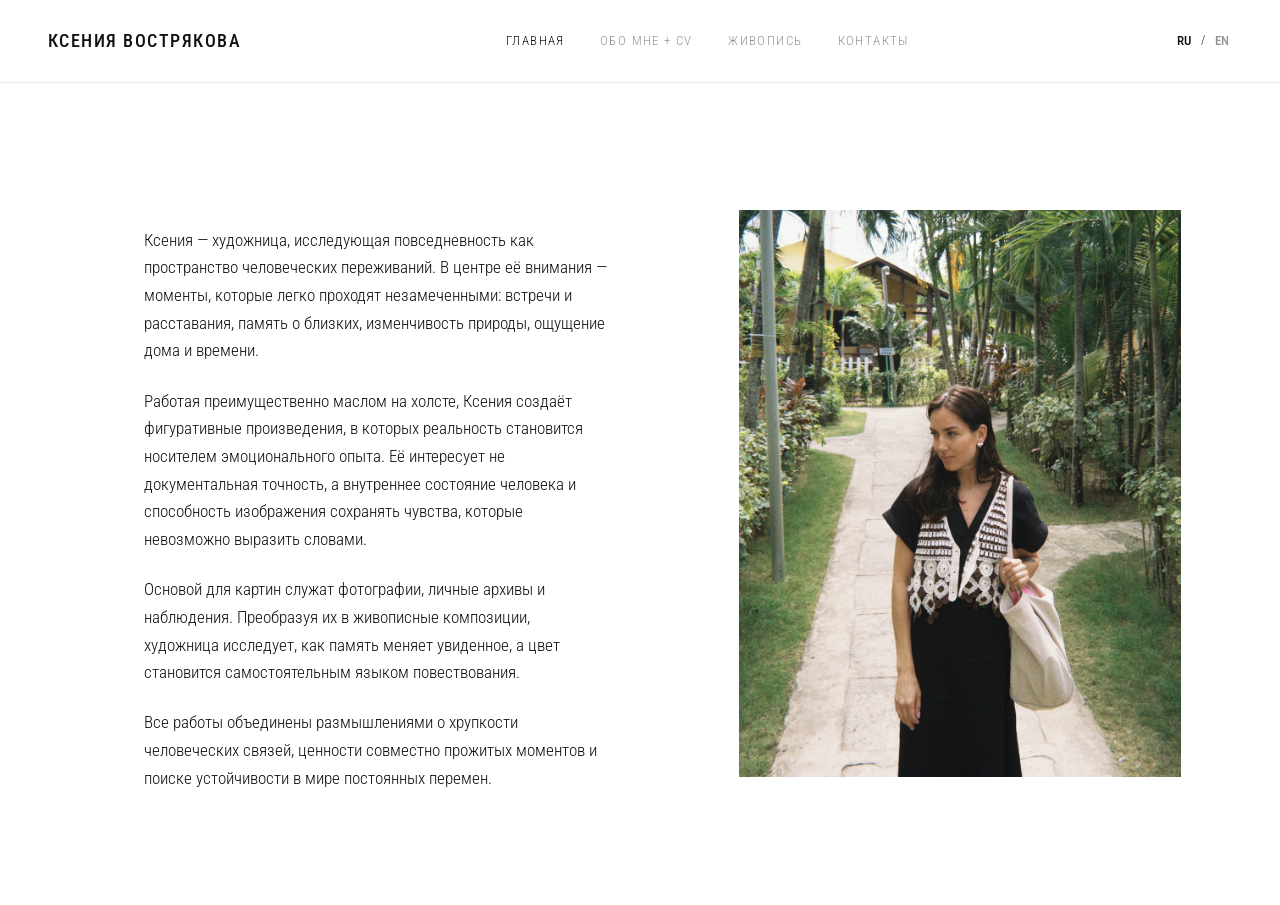
<file: index.html>
<!DOCTYPE html>
<html lang="ru">
<head>
<meta charset="UTF-8">
<meta name="viewport" content="width=device-width, initial-scale=1.0">
<title>Kseniya Vostryakova</title>
<link rel="preconnect" href="https://fonts.googleapis.com">
<link rel="preconnect" href="https://fonts.gstatic.com" crossorigin>
<link href="https://fonts.googleapis.com/css2?family=Roboto+Condensed:ital,wght@0,300;0,400;0,500;0,700;1,300&display=swap" rel="stylesheet">
<link rel="icon" type="image/png" sizes="16x16" href="favicon-16.png">
<link rel="icon" type="image/png" sizes="32x32" href="favicon-32.png">
<link rel="icon" type="image/png" sizes="192x192" href="favicon-192.png">
<link rel="apple-touch-icon" href="apple-touch-icon.png">
<link rel="stylesheet" href="style.css">
</head>
<body data-preload="paintings">

<header class="topbar">
  <a class="logo" href="index.html" data-ru="Ксения Вострякова" data-en="Kseniya Vostryakova">Ксения Вострякова</a>
  <nav>
    <a href="index.html" class="active" data-ru="ГЛАВНАЯ" data-en="HOME">ГЛАВНАЯ</a>
    <a href="about.html" data-ru="ОБО МНЕ + CV" data-en="ABOUT + CV">ОБО МНЕ + CV</a>
    <a href="paintings.html" data-ru="ЖИВОПИСЬ" data-en="PAINTINGS">ЖИВОПИСЬ</a>
    <a href="contacts.html" data-ru="КОНТАКТЫ" data-en="CONTACT">КОНТАКТЫ</a>
  </nav>
  <div class="lang-toggle">
    <button id="lang-ru">RU</button>
    <span>/</span>
    <button id="lang-en">EN</button>
  </div>
</header>

<div class="hero">
  <div class="hero-text">
    <p data-ru="Ксения — художница, исследующая повседневность как пространство человеческих переживаний. В центре её внимания — моменты, которые легко проходят незамеченными: встречи и расставания, память о близких, изменчивость природы, ощущение дома и времени." data-en="Kseniya Vostryakova is an artist exploring the everyday as a space of human experience. At the centre of her attention are moments that easily go unnoticed: meetings and partings, memories of loved ones, the changeability of nature, the feeling of home and time.">Ксения — художница, исследующая повседневность как пространство человеческих переживаний. В центре её внимания — моменты, которые легко проходят незамеченными: встречи и расставания, память о близких, изменчивость природы, ощущение дома и времени.</p>
    <p data-ru="Работая преимущественно маслом на холсте, Ксения создаёт фигуративные произведения, в которых реальность становится носителем эмоционального опыта. Её интересует не документальная точность, а внутреннее состояние человека и способность изображения сохранять чувства, которые невозможно выразить словами." data-en="Working primarily in oil on canvas, Kseniya creates figurative works in which reality becomes a vessel for emotional experience. She is interested not in documentary precision, but in a person's inner state and the image's ability to hold feelings that cannot be put into words.">Работая преимущественно маслом на холсте, Ксения создаёт фигуративные произведения, в которых реальность становится носителем эмоционального опыта. Её интересует не документальная точность, а внутреннее состояние человека и способность изображения сохранять чувства, которые невозможно выразить словами.</p>
    <p data-ru="Основой для картин служат фотографии, личные архивы и наблюдения. Преобразуя их в живописные композиции, художница исследует, как память меняет увиденное, а цвет становится самостоятельным языком повествования." data-en="Her paintings are based on photographs, personal archives and observation. Turning them into painted compositions, she explores how memory reshapes what was seen, and how colour becomes a language of its own.">Основой для картин служат фотографии, личные архивы и наблюдения. Преобразуя их в живописные композиции, художница исследует, как память меняет увиденное, а цвет становится самостоятельным языком повествования.</p>
    <p data-ru="Все работы объединены размышлениями о хрупкости человеческих связей, ценности совместно прожитых моментов и поиске устойчивости в мире постоянных перемен." data-en="All the works are united by reflections on the fragility of human connection, the value of moments shared together, and the search for stability in a world of constant change.">Все работы объединены размышлениями о хрупкости человеческих связей, ценности совместно прожитых моментов и поиске устойчивости в мире постоянных перемен.</p>
  </div>
  <div class="hero-photo">
    <img src="images/kseniya.jpg" alt="Ксения Вострякова">
  </div>
</div>

<script src="script.js"></script>
  <!-- Cloudflare Web Analytics --><script type='module' src='https://static.cloudflareinsights.com/beacon.min.js' data-cf-beacon='{"token": "aee01e410f154201997098ab3329ed9a"}'></script><!-- End Cloudflare Web Analytics -->
</body>
</html>
</file>
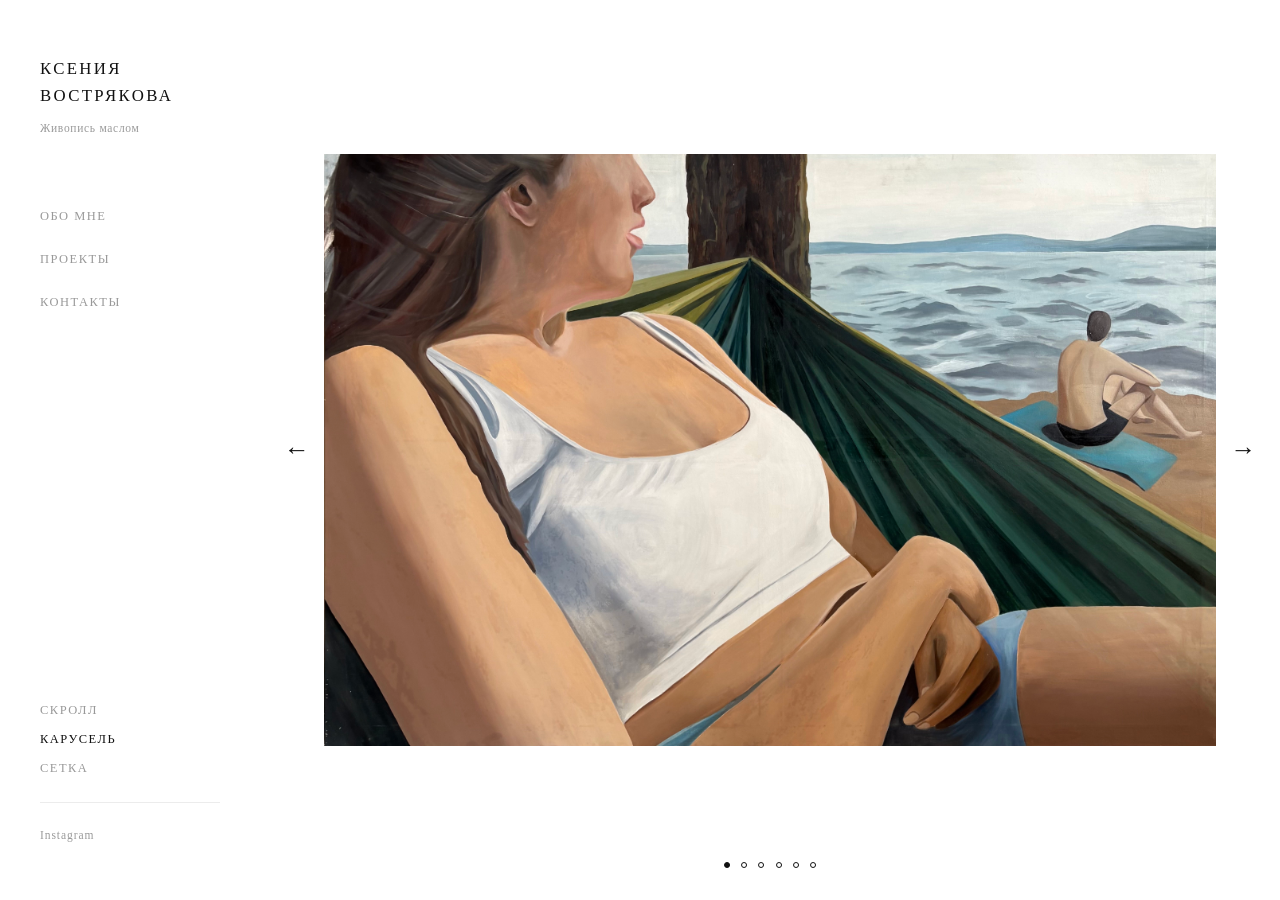
<file: gallery/index.html>
<!DOCTYPE html>
<html lang="ru">
<head>
<meta charset="UTF-8">
<meta name="viewport" content="width=device-width, initial-scale=1.0">
<title>Ксения Вострякова</title>
<link rel="stylesheet" href="style.css">
</head>
<body>

<aside class="sidebar">
  <div>
    <a class="brand" href="index.html">
      <span class="name">Ксения Вострякова</span>
      <span class="tagline">Живопись маслом</span>
    </a>
    <nav>
      <ul>
        <li><a href="about.html">Обо мне</a></li>
        <li><a href="projects.html">Проекты</a></li>
        <li><a href="contacts.html">Контакты</a></li>
      </ul>
    </nav>
  </div>
  <div class="social">
    <nav class="variant-switcher" aria-label="Варианты сайта">
      <a href="../scroll/index.html">Скролл</a>
      <a href="index.html" class="active">Карусель</a>
      <a href="../index.html">Сетка</a>
    </nav>
    <a href="https://www.instagram.com/kseniya_vostryakova" target="_blank" rel="noopener">Instagram</a>
  </div>
</aside>

<div class="content">
  <div class="carousel">
    <div class="carousel-track" id="track">
      <div class="carousel-slide"><img src="images/hammock.png" alt="«Какой сегодня день?»"></div>
      <div class="carousel-slide"><img src="images/triptych.png" alt="Триптих «Тургояк»"></div>
      <div class="carousel-slide"><img src="images/railing.png" alt="«She's done»"></div>
      <div class="carousel-slide"><img src="images/bloom.png" alt="«Цветение»"></div>
      <div class="carousel-slide"><img src="images/hideseek.png" alt="«Прятки в ботаническом саду»"></div>
      <div class="carousel-slide"><img src="images/lemurs.png" alt="Из серии"></div>
    </div>
    <button class="carousel-arrow prev" id="prev" aria-label="Предыдущая">&#8592;</button>
    <button class="carousel-arrow next" id="next" aria-label="Следующая">&#8594;</button>
    <div class="carousel-dots" id="dots"></div>
  </div>
</div>

<script src="script.js"></script>
</body>
</html>
</file>
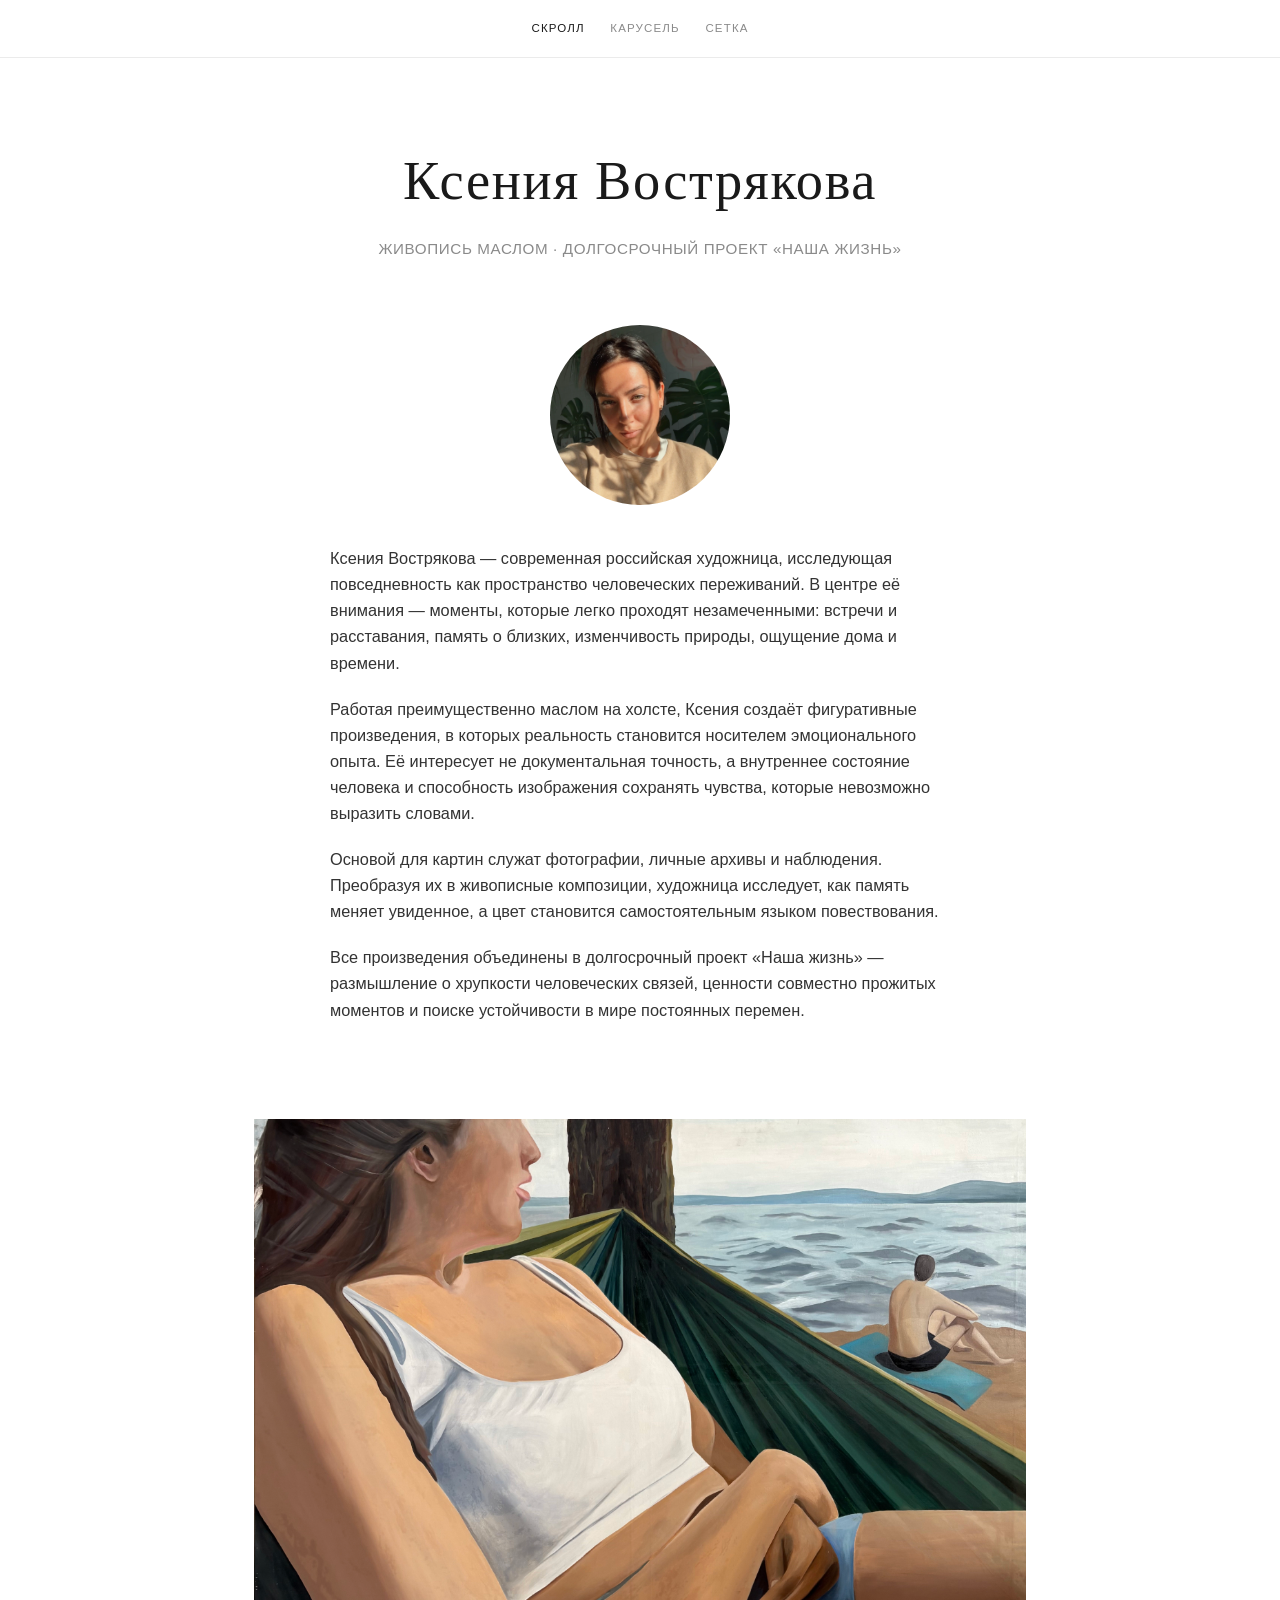
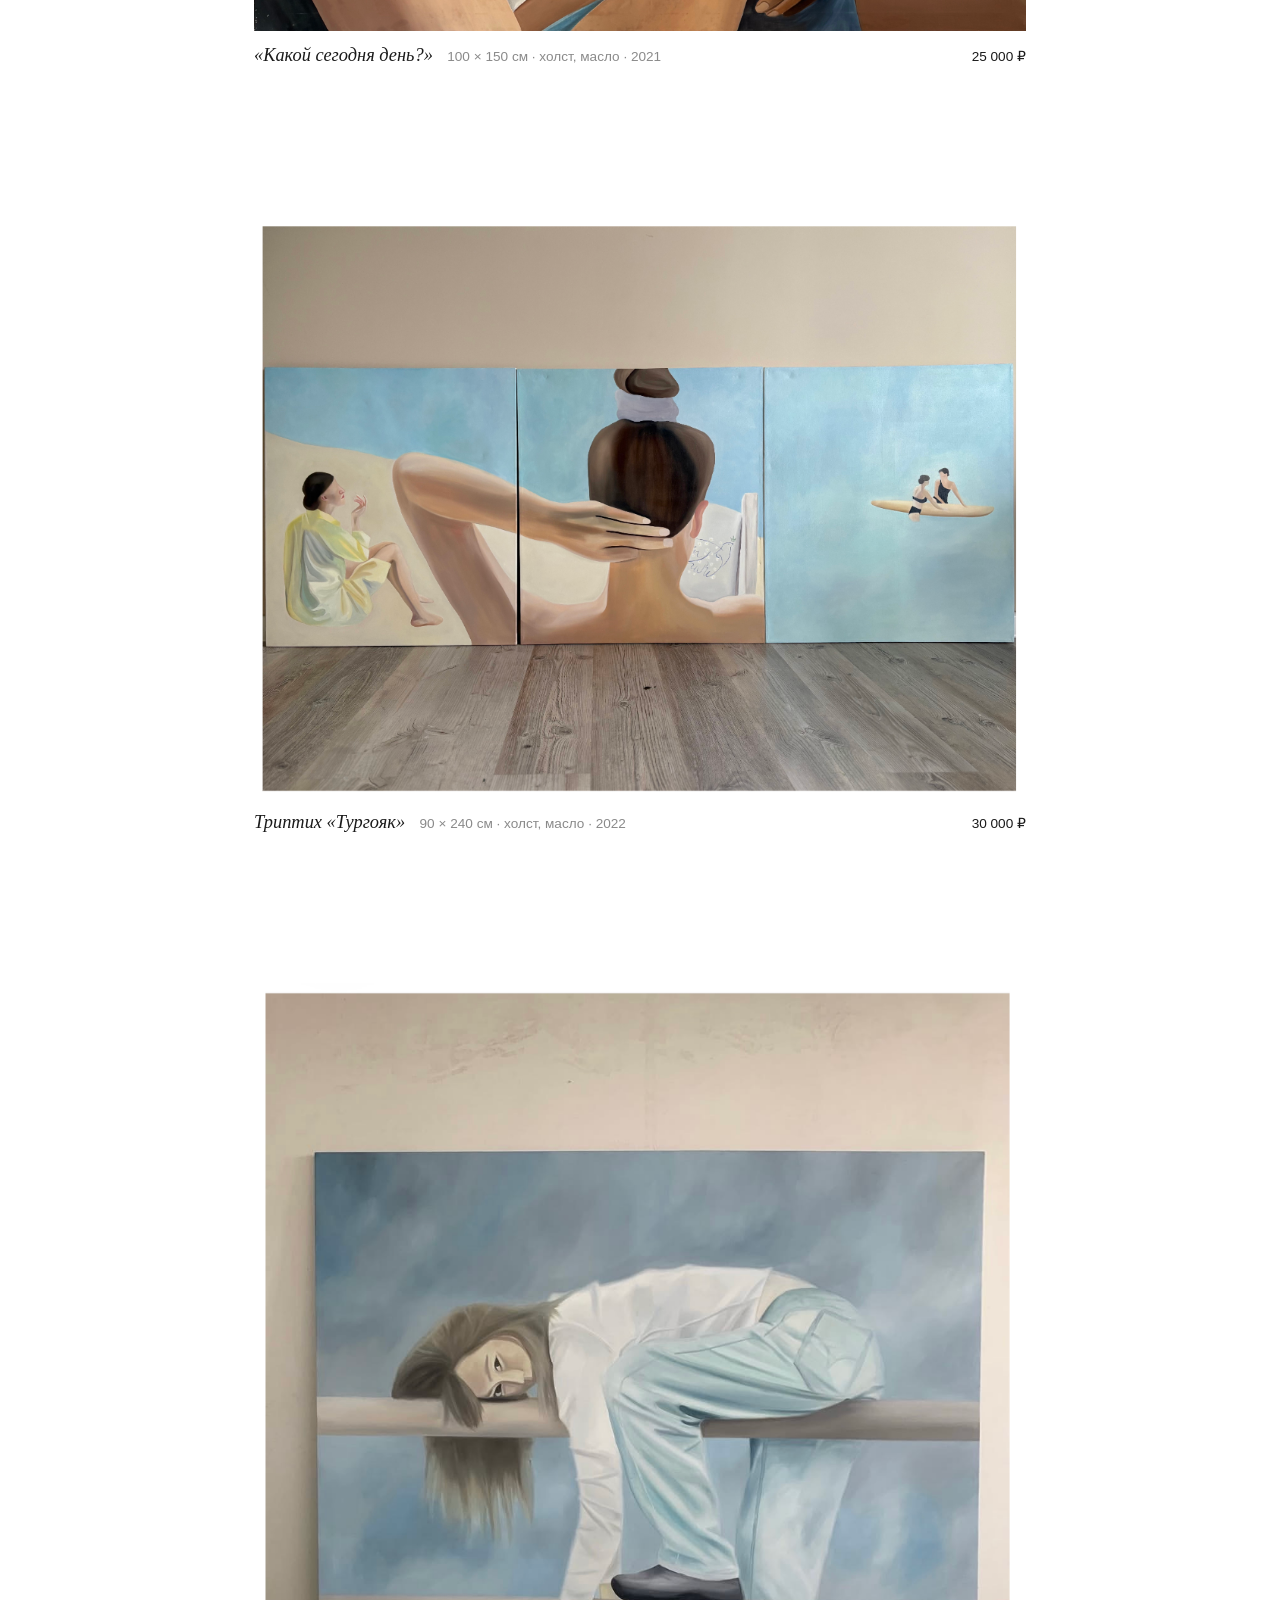
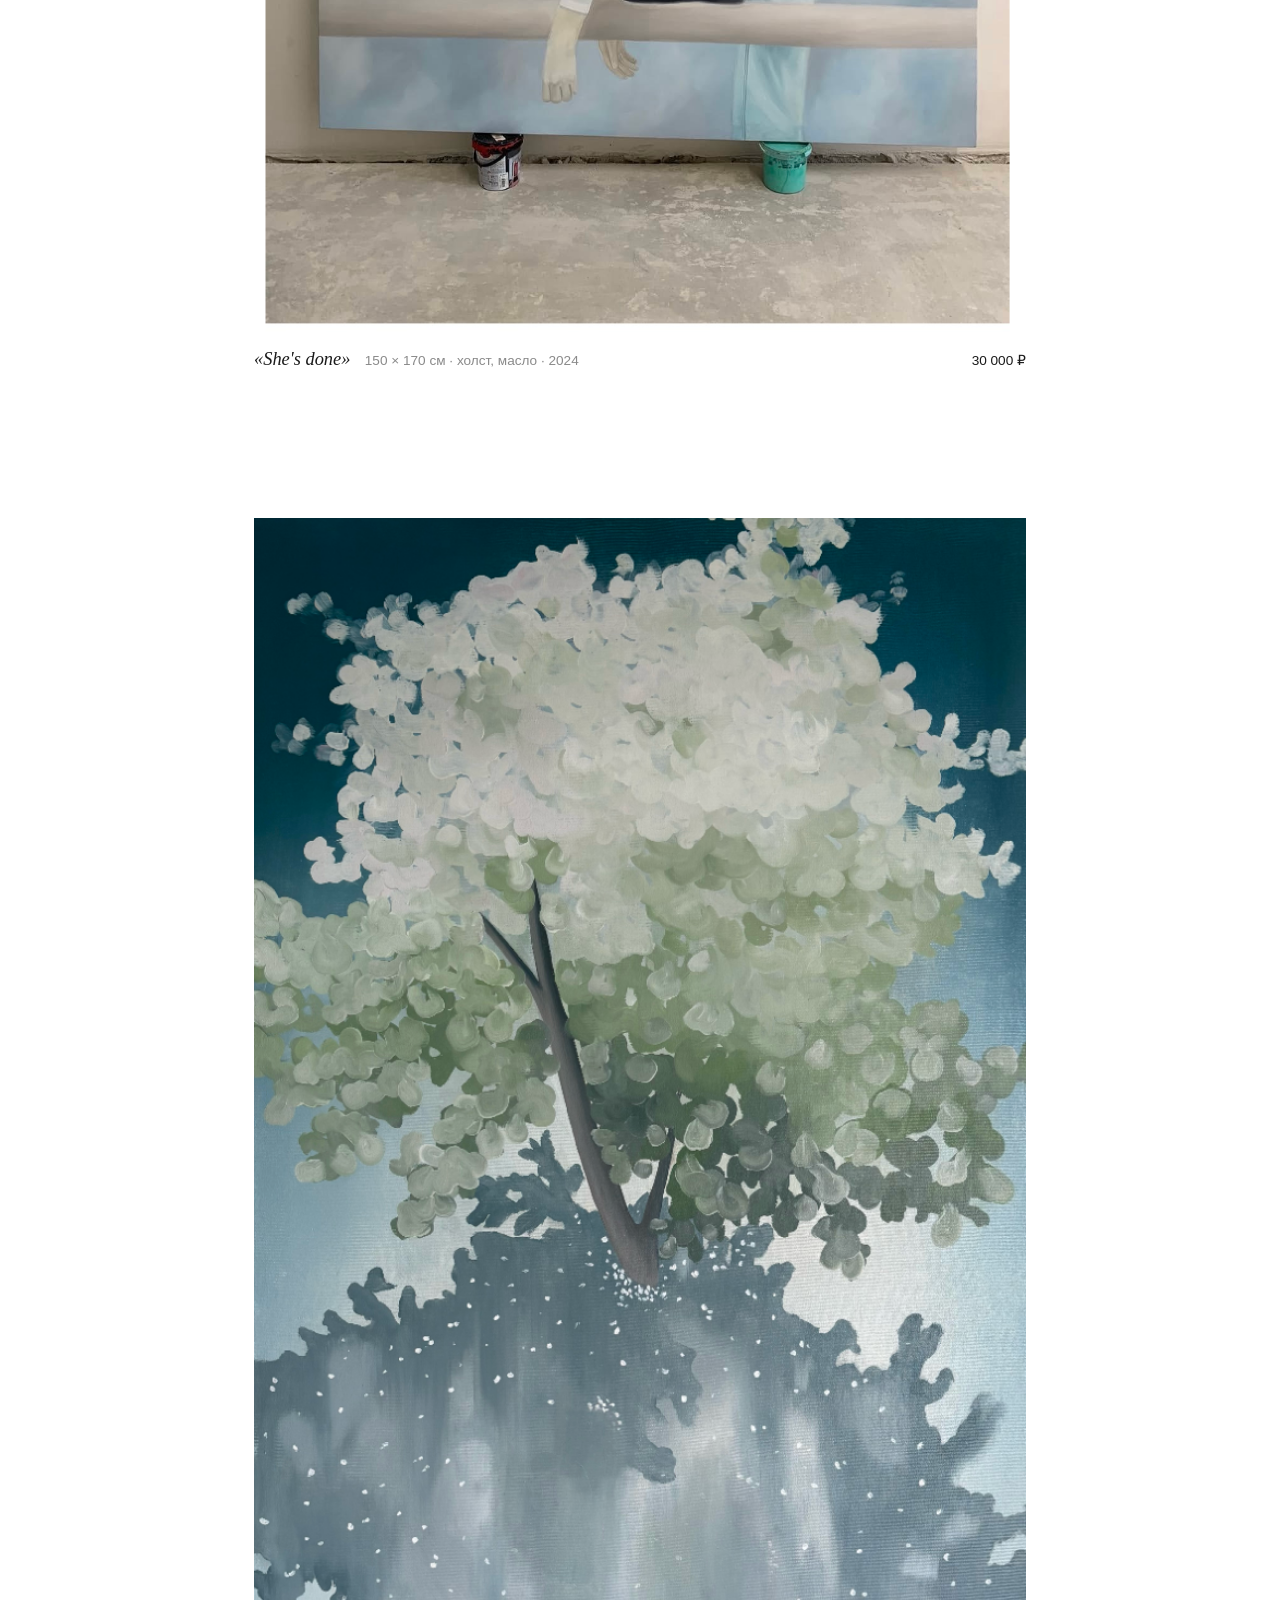
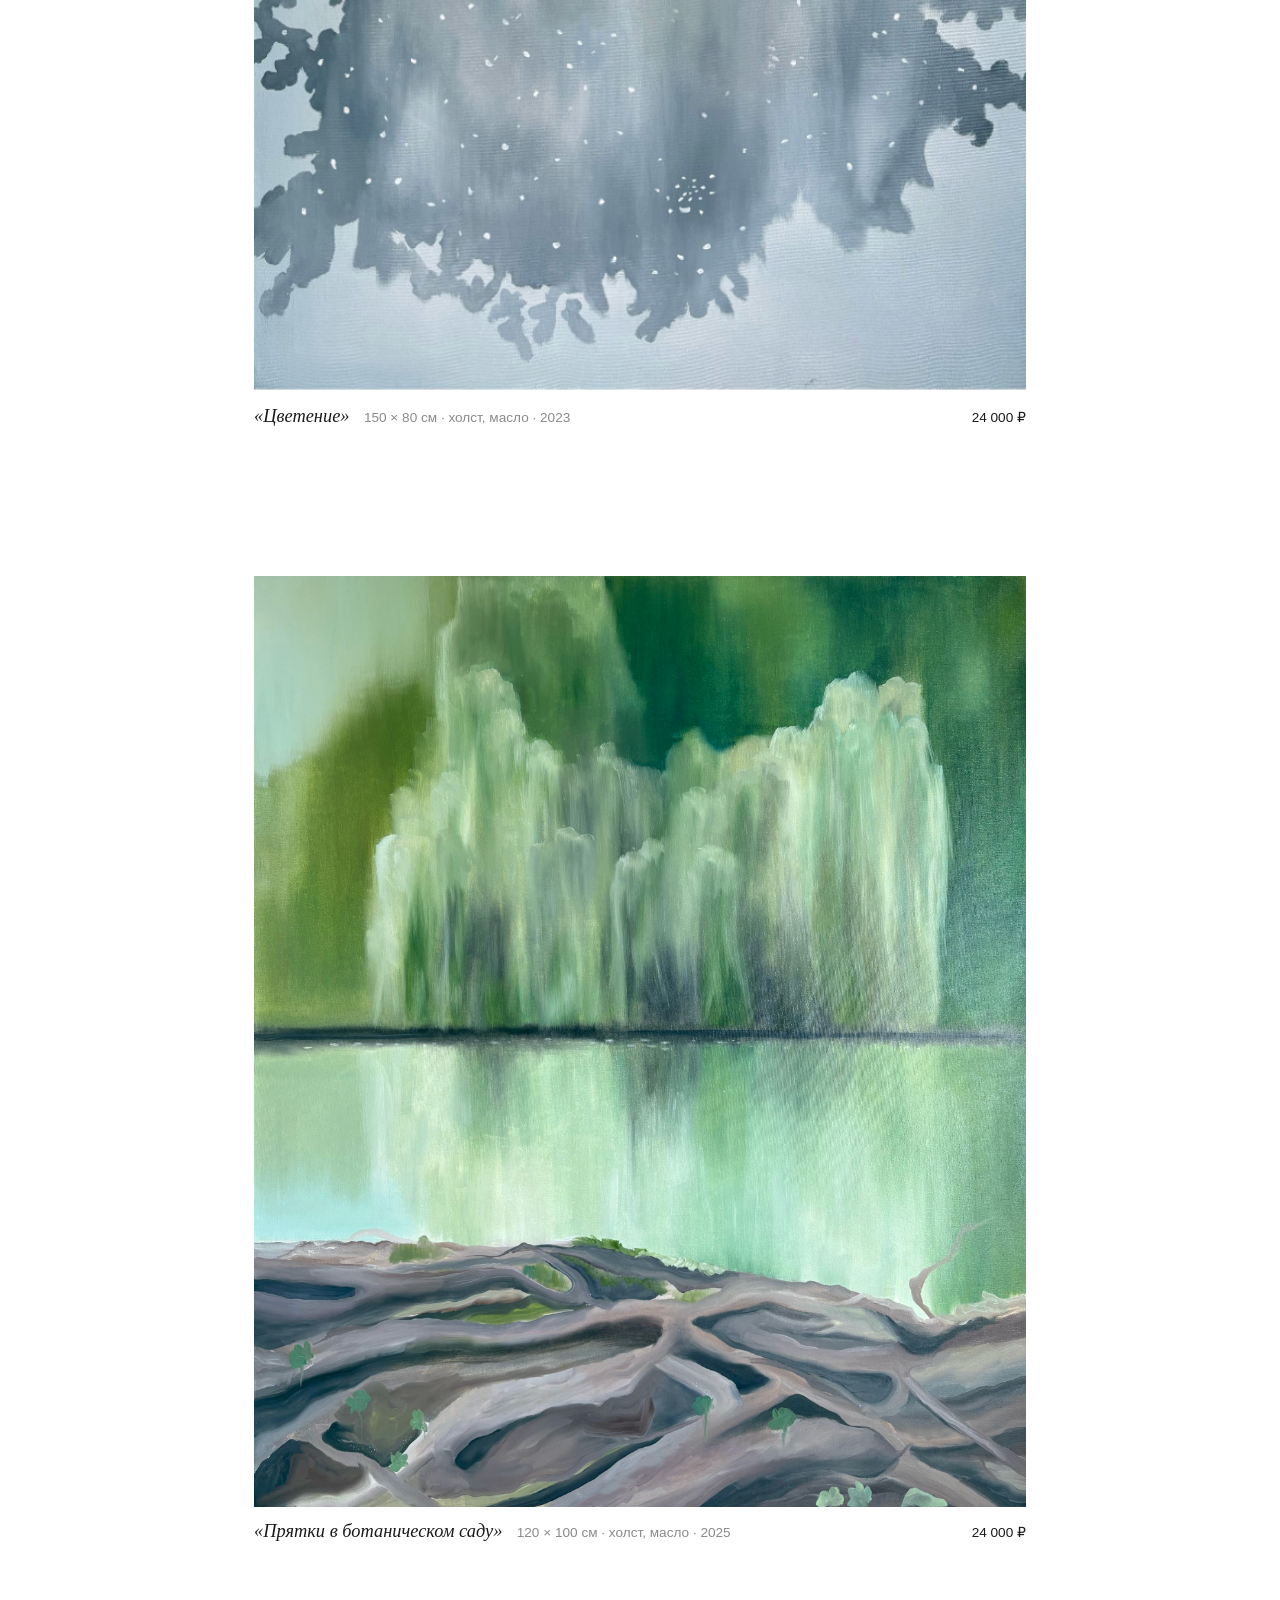
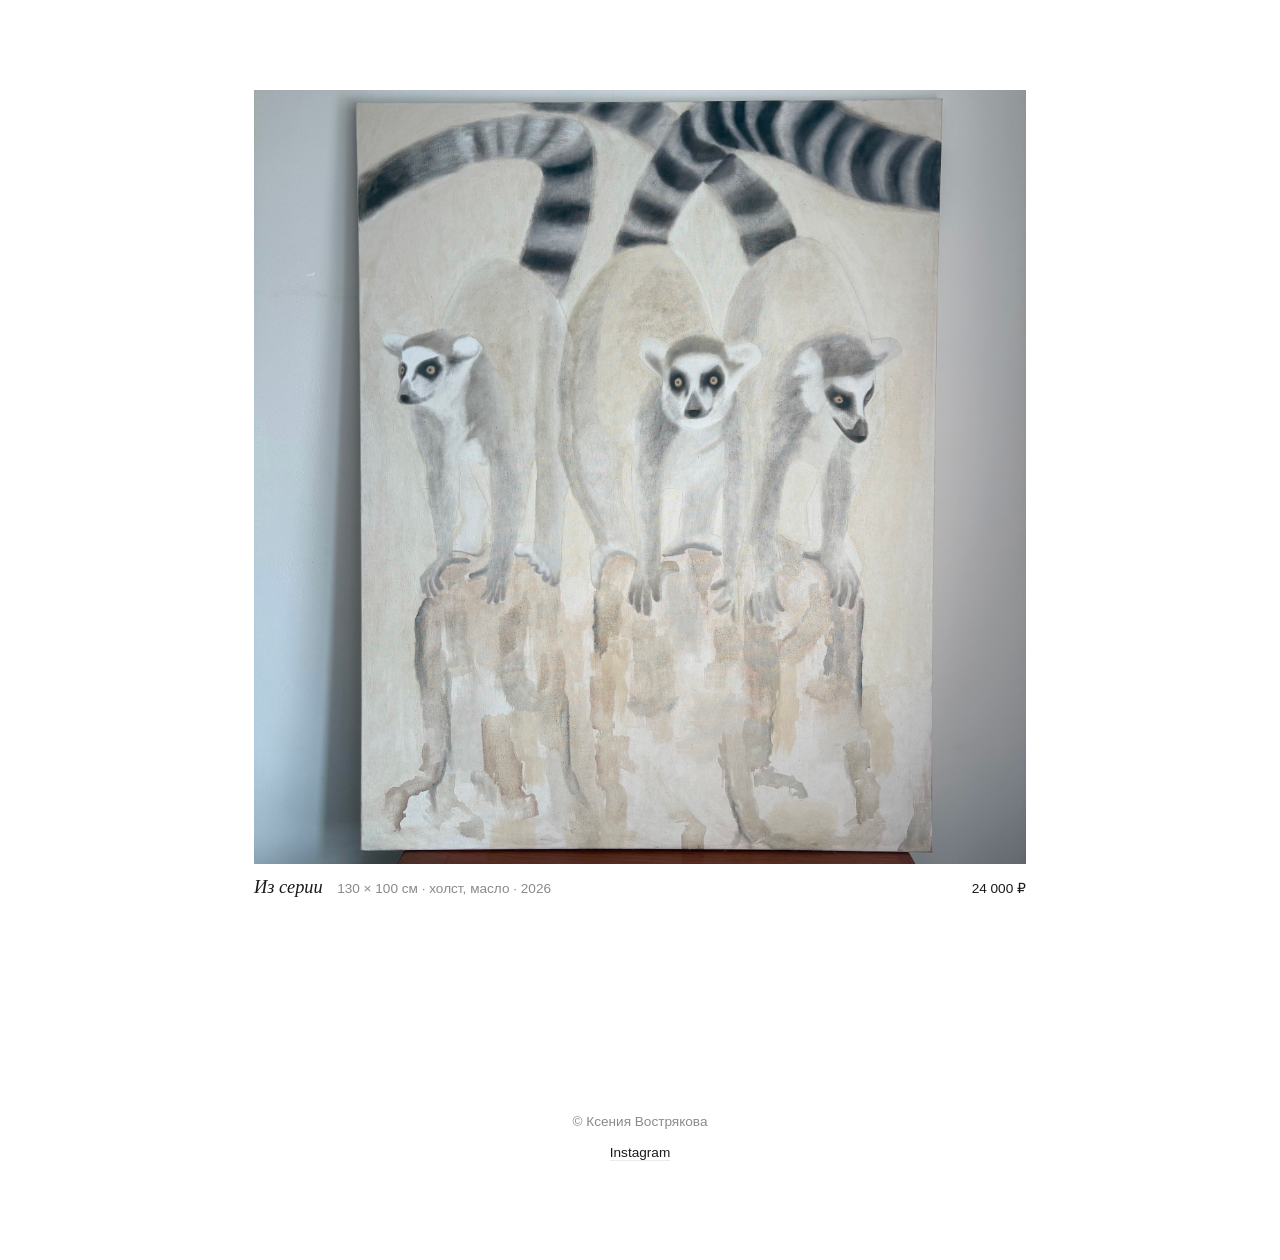
<file: scroll/index.html>
<!DOCTYPE html>
<html lang="ru">
<head>
<meta charset="UTF-8">
<meta name="viewport" content="width=device-width, initial-scale=1.0">
<title>Ксения Вострякова — живопись</title>
<link rel="stylesheet" href="style.css">
</head>
<body>

<nav class="variant-switcher" aria-label="Варианты сайта">
  <a href="index.html" class="active">Скролл</a>
  <a href="../gallery/index.html">Карусель</a>
  <a href="../index.html">Сетка</a>
</nav>

<header class="hero">
  <h1>Ксения Вострякова</h1>
  <p class="tagline">Живопись маслом · долгосрочный проект «Наша жизнь»</p>
</header>

<section class="intro">
  <img class="portrait" src="images/portrait.png" alt="Ксения Вострякова">
  <div class="bio">
    <p>Ксения Вострякова — современная российская художница, исследующая повседневность как пространство человеческих переживаний. В центре её внимания — моменты, которые легко проходят незамеченными: встречи и расставания, память о близких, изменчивость природы, ощущение дома и времени.</p>
    <p>Работая преимущественно маслом на холсте, Ксения создаёт фигуративные произведения, в которых реальность становится носителем эмоционального опыта. Её интересует не документальная точность, а внутреннее состояние человека и способность изображения сохранять чувства, которые невозможно выразить словами.</p>
    <p>Основой для картин служат фотографии, личные архивы и наблюдения. Преобразуя их в живописные композиции, художница исследует, как память меняет увиденное, а цвет становится самостоятельным языком повествования.</p>
    <p>Все произведения объединены в долгосрочный проект «Наша жизнь» — размышление о хрупкости человеческих связей, ценности совместно прожитых моментов и поиске устойчивости в мире постоянных перемен.</p>
  </div>
</section>

<main class="gallery">

  <figure class="work">
    <img src="images/hammock.png" alt="«Какой сегодня день?»" loading="lazy">
    <figcaption>
      <span class="title">«Какой сегодня день?»</span>
      <span class="meta">100 × 150 см · холст, масло · 2021</span>
      <span class="price">25 000 ₽</span>
    </figcaption>
  </figure>

  <figure class="work">
    <img src="images/triptych.png" alt="Триптих «Тургояк»" loading="lazy">
    <figcaption>
      <span class="title">Триптих «Тургояк»</span>
      <span class="meta">90 × 240 см · холст, масло · 2022</span>
      <span class="price">30 000 ₽</span>
    </figcaption>
  </figure>

  <figure class="work">
    <img src="images/railing.png" alt="«She's done»" loading="lazy">
    <figcaption>
      <span class="title">«She's done»</span>
      <span class="meta">150 × 170 см · холст, масло · 2024</span>
      <span class="price">30 000 ₽</span>
    </figcaption>
  </figure>

  <figure class="work">
    <img src="images/bloom.png" alt="«Цветение»" loading="lazy">
    <figcaption>
      <span class="title">«Цветение»</span>
      <span class="meta">150 × 80 см · холст, масло · 2023</span>
      <span class="price">24 000 ₽</span>
    </figcaption>
  </figure>

  <figure class="work">
    <img src="images/hideseek.png" alt="«Прятки в ботаническом саду»" loading="lazy">
    <figcaption>
      <span class="title">«Прятки в ботаническом саду»</span>
      <span class="meta">120 × 100 см · холст, масло · 2025</span>
      <span class="price">24 000 ₽</span>
    </figcaption>
  </figure>

  <figure class="work">
    <img src="images/lemurs.png" alt="Из серии" loading="lazy">
    <figcaption>
      <span class="title">Из серии</span>
      <span class="meta">130 × 100 см · холст, масло · 2026</span>
      <span class="price">24 000 ₽</span>
    </figcaption>
  </figure>

</main>

<footer>
  <p>© Ксения Вострякова</p>
  <p><a href="https://www.instagram.com/kseniya_vostryakova" target="_blank" rel="noopener">Instagram</a></p>
</footer>

<script src="script.js"></script>
</body>
</html>
</file>
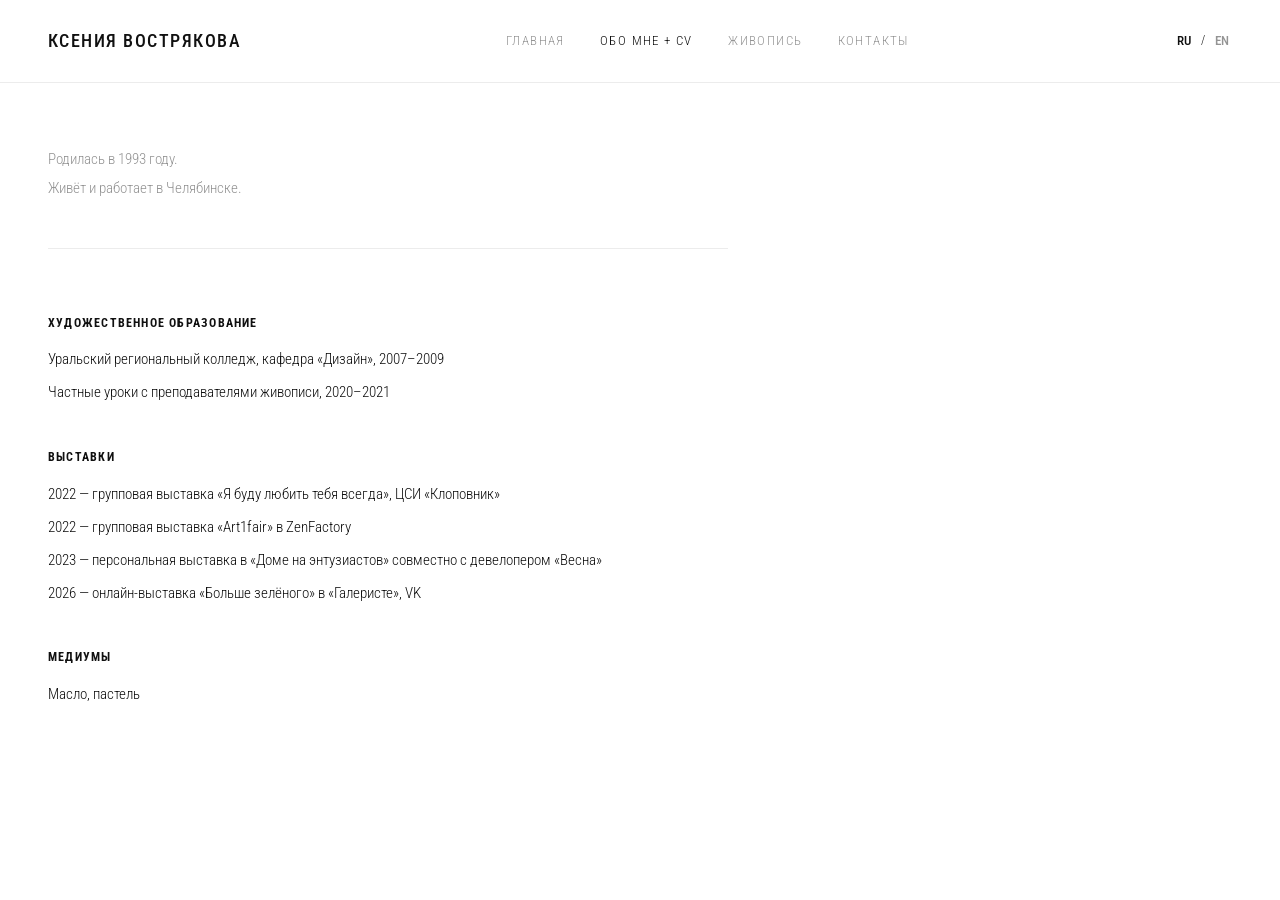
<file: about.html>
<!DOCTYPE html>
<html lang="ru">
<head>
<meta charset="UTF-8">
<meta name="viewport" content="width=device-width, initial-scale=1.0">
<title>Обо мне + CV — Ксения Вострякова</title>
<link rel="preconnect" href="https://fonts.googleapis.com">
<link rel="preconnect" href="https://fonts.gstatic.com" crossorigin>
<link href="https://fonts.googleapis.com/css2?family=Roboto+Condensed:ital,wght@0,300;0,400;0,500;0,700;1,300&display=swap" rel="stylesheet">
<link rel="icon" type="image/png" sizes="16x16" href="favicon-16.png">
<link rel="icon" type="image/png" sizes="32x32" href="favicon-32.png">
<link rel="icon" type="image/png" sizes="192x192" href="favicon-192.png">
<link rel="apple-touch-icon" href="apple-touch-icon.png">
<link rel="stylesheet" href="style.css">
</head>
<body>

<header class="topbar">
  <a class="logo" href="index.html" data-ru="Ксения Вострякова" data-en="Kseniya Vostryakova">Ксения Вострякова</a>
  <nav>
    <a href="index.html" data-ru="ГЛАВНАЯ" data-en="HOME">ГЛАВНАЯ</a>
    <a href="about.html" class="active" data-ru="ОБО МНЕ + CV" data-en="ABOUT + CV">ОБО МНЕ + CV</a>
    <a href="paintings.html" data-ru="ЖИВОПИСЬ" data-en="PAINTINGS">ЖИВОПИСЬ</a>
    <a href="contacts.html" data-ru="КОНТАКТЫ" data-en="CONTACT">КОНТАКТЫ</a>
  </nav>
  <div class="lang-toggle">
    <button id="lang-ru">RU</button>
    <span>/</span>
    <button id="lang-en">EN</button>
  </div>
</header>

<div class="page">
<div class="about">
    <div class="bio-facts">
      <p data-ru="Родилась в 1993 году." data-en="Born in 1993.">Родилась в 1993 году.</p>
      <p data-ru="Живёт и работает в Челябинске." data-en="Lives and works in Chelyabinsk.">Живёт и работает в Челябинске.</p>
    </div>

    <div class="cv">
      <div class="cv-section">
        <h2 data-ru="Художественное образование" data-en="Art education">Художественное образование</h2>
        <ul>
          <li data-ru="Уральский региональный колледж, кафедра «Дизайн», 2007–2009" data-en="Ural Regional College, Design Department, 2007–2009">Уральский региональный колледж, кафедра «Дизайн», 2007–2009</li>
          <li data-ru="Частные уроки с преподавателями живописи, 2020–2021" data-en="Private painting lessons with tutors, 2020–2021">Частные уроки с преподавателями живописи, 2020–2021</li>
        </ul>
      </div>
      <div class="cv-section">
        <h2 data-ru="Выставки" data-en="Exhibitions">Выставки</h2>
        <ul>
          <li data-ru="2022 — групповая выставка «Я буду любить тебя всегда», ЦСИ «Клоповник»" data-en="2022 — group exhibition «I Will Love You Forever», CCA «Klopovnik»">2022 — групповая выставка «Я буду любить тебя всегда», ЦСИ «Клоповник»</li>
          <li data-ru="2022 — групповая выставка «Art1fair» в ZenFactory" data-en="2022 — group exhibition «Art1fair» at ZenFactory">2022 — групповая выставка «Art1fair» в ZenFactory</li>
          <li data-ru="2023 — персональная выставка в «Доме на энтузиастов» совместно с девелопером «Весна»" data-en="2023 — solo exhibition at «Dom na Entuziastov», in collaboration with developer «Vesna»">2023 — персональная выставка в «Доме на энтузиастов» совместно с девелопером «Весна»</li>
          <li data-ru="2026 — онлайн-выставка «Больше зелёного» в «Галеристе», VK" data-en="2026 — online exhibition «More Green» at «Galerist», VK">2026 — онлайн-выставка «Больше зелёного» в «Галеристе», VK</li>
        </ul>
      </div>
      <div class="cv-section">
        <h2 data-ru="Медиумы" data-en="Mediums">Медиумы</h2>
        <ul>
          <li data-ru="Масло, пастель" data-en="Oil, pastel">Масло, пастель</li>
        </ul>
      </div>
    </div>
  </div>
</div>

<script src="script.js"></script>
  <!-- Cloudflare Web Analytics --><script type='module' src='https://static.cloudflareinsights.com/beacon.min.js' data-cf-beacon='{"token": "aee01e410f154201997098ab3329ed9a"}'></script><!-- End Cloudflare Web Analytics -->
</body>
</html>
</file>
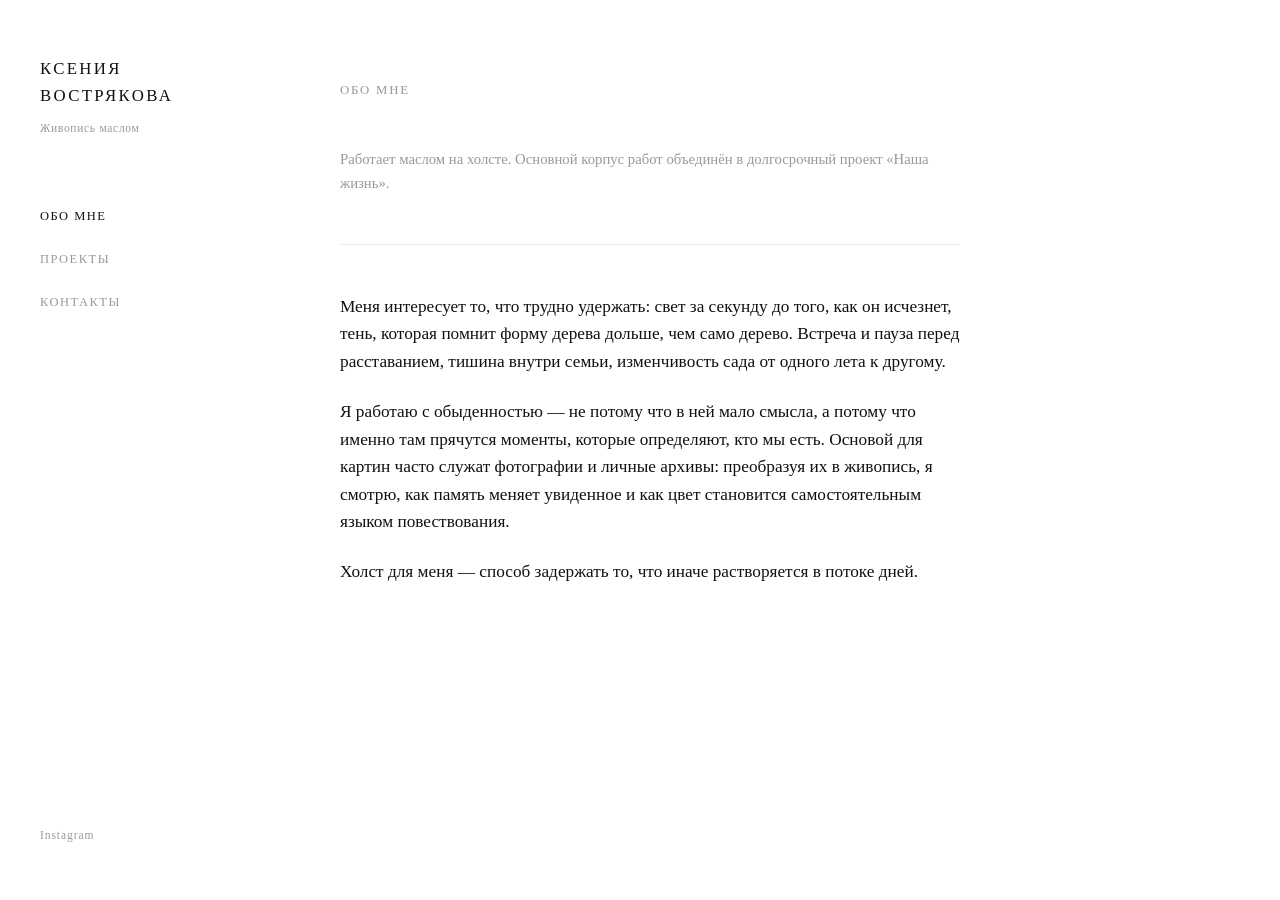
<file: gallery/about.html>
<!DOCTYPE html>
<html lang="ru">
<head>
<meta charset="UTF-8">
<meta name="viewport" content="width=device-width, initial-scale=1.0">
<title>Обо мне — Ксения Вострякова</title>
<link rel="stylesheet" href="style.css">
</head>
<body>

<aside class="sidebar">
  <div>
    <a class="brand" href="index.html">
      <span class="name">Ксения Вострякова</span>
      <span class="tagline">Живопись маслом</span>
    </a>
    <nav>
      <ul>
        <li><a href="about.html" class="active">Обо мне</a></li>
        <li><a href="projects.html">Проекты</a></li>
        <li><a href="contacts.html">Контакты</a></li>
      </ul>
    </nav>
  </div>
  <div class="social">
    <a href="https://www.instagram.com/kseniya_vostryakova" target="_blank" rel="noopener">Instagram</a>
  </div>
</aside>

<div class="content">
  <div class="page">
    <p class="page-title">Обо мне</p>

    <div class="about">
      <p class="bio-facts">Работает маслом на холсте. Основной корпус работ объединён в долгосрочный проект «Наша жизнь».</p>

      <div class="statement">
        <p>Меня интересует то, что трудно удержать: свет за секунду до того, как он исчезнет, тень, которая помнит форму дерева дольше, чем само дерево. Встреча и пауза перед расставанием, тишина внутри семьи, изменчивость сада от одного лета к другому.</p>
        <p>Я работаю с обыденностью — не потому что в ней мало смысла, а потому что именно там прячутся моменты, которые определяют, кто мы есть. Основой для картин часто служат фотографии и личные архивы: преобразуя их в живопись, я смотрю, как память меняет увиденное и как цвет становится самостоятельным языком повествования.</p>
        <p>Холст для меня — способ задержать то, что иначе растворяется в потоке дней.</p>
      </div>
    </div>
  </div>
</div>

</body>
</html>
</file>
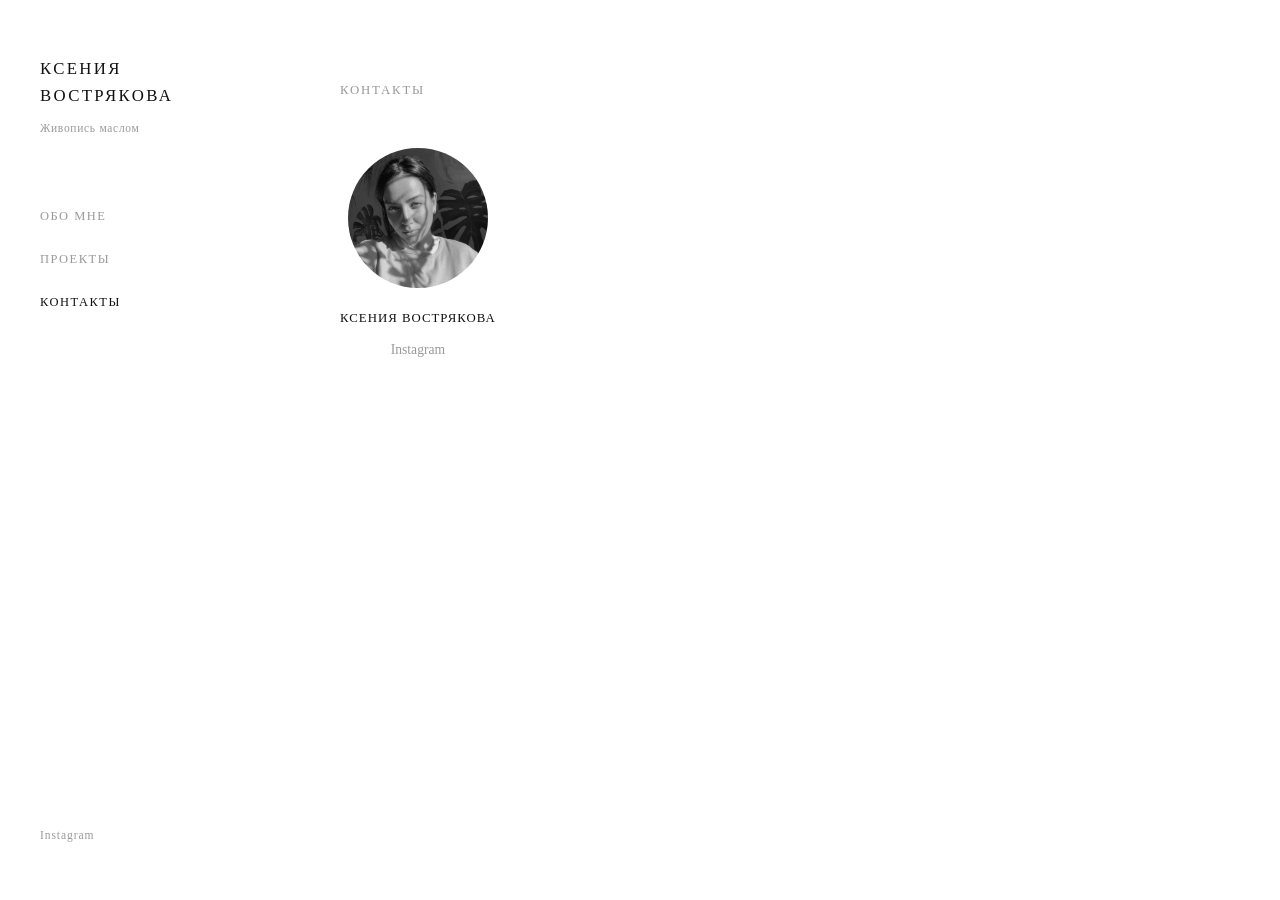
<file: gallery/contacts.html>
<!DOCTYPE html>
<html lang="ru">
<head>
<meta charset="UTF-8">
<meta name="viewport" content="width=device-width, initial-scale=1.0">
<title>Контакты — Ксения Вострякова</title>
<link rel="stylesheet" href="style.css">
</head>
<body>

<aside class="sidebar">
  <div>
    <a class="brand" href="index.html">
      <span class="name">Ксения Вострякова</span>
      <span class="tagline">Живопись маслом</span>
    </a>
    <nav>
      <ul>
        <li><a href="about.html">Обо мне</a></li>
        <li><a href="projects.html">Проекты</a></li>
        <li><a href="contacts.html" class="active">Контакты</a></li>
      </ul>
    </nav>
  </div>
  <div class="social">
    <a href="https://www.instagram.com/kseniya_vostryakova" target="_blank" rel="noopener">Instagram</a>
  </div>
</aside>

<div class="content">
  <div class="page">
    <p class="page-title">Контакты</p>

    <div class="contacts">
      <div class="contact-card">
        <img src="images/portrait.png" alt="Ксения Вострякова">
        <p class="name">Ксения Вострякова</p>
        <a href="https://www.instagram.com/kseniya_vostryakova" target="_blank" rel="noopener">Instagram</a>
      </div>
    </div>
  </div>
</div>

</body>
</html>
</file>
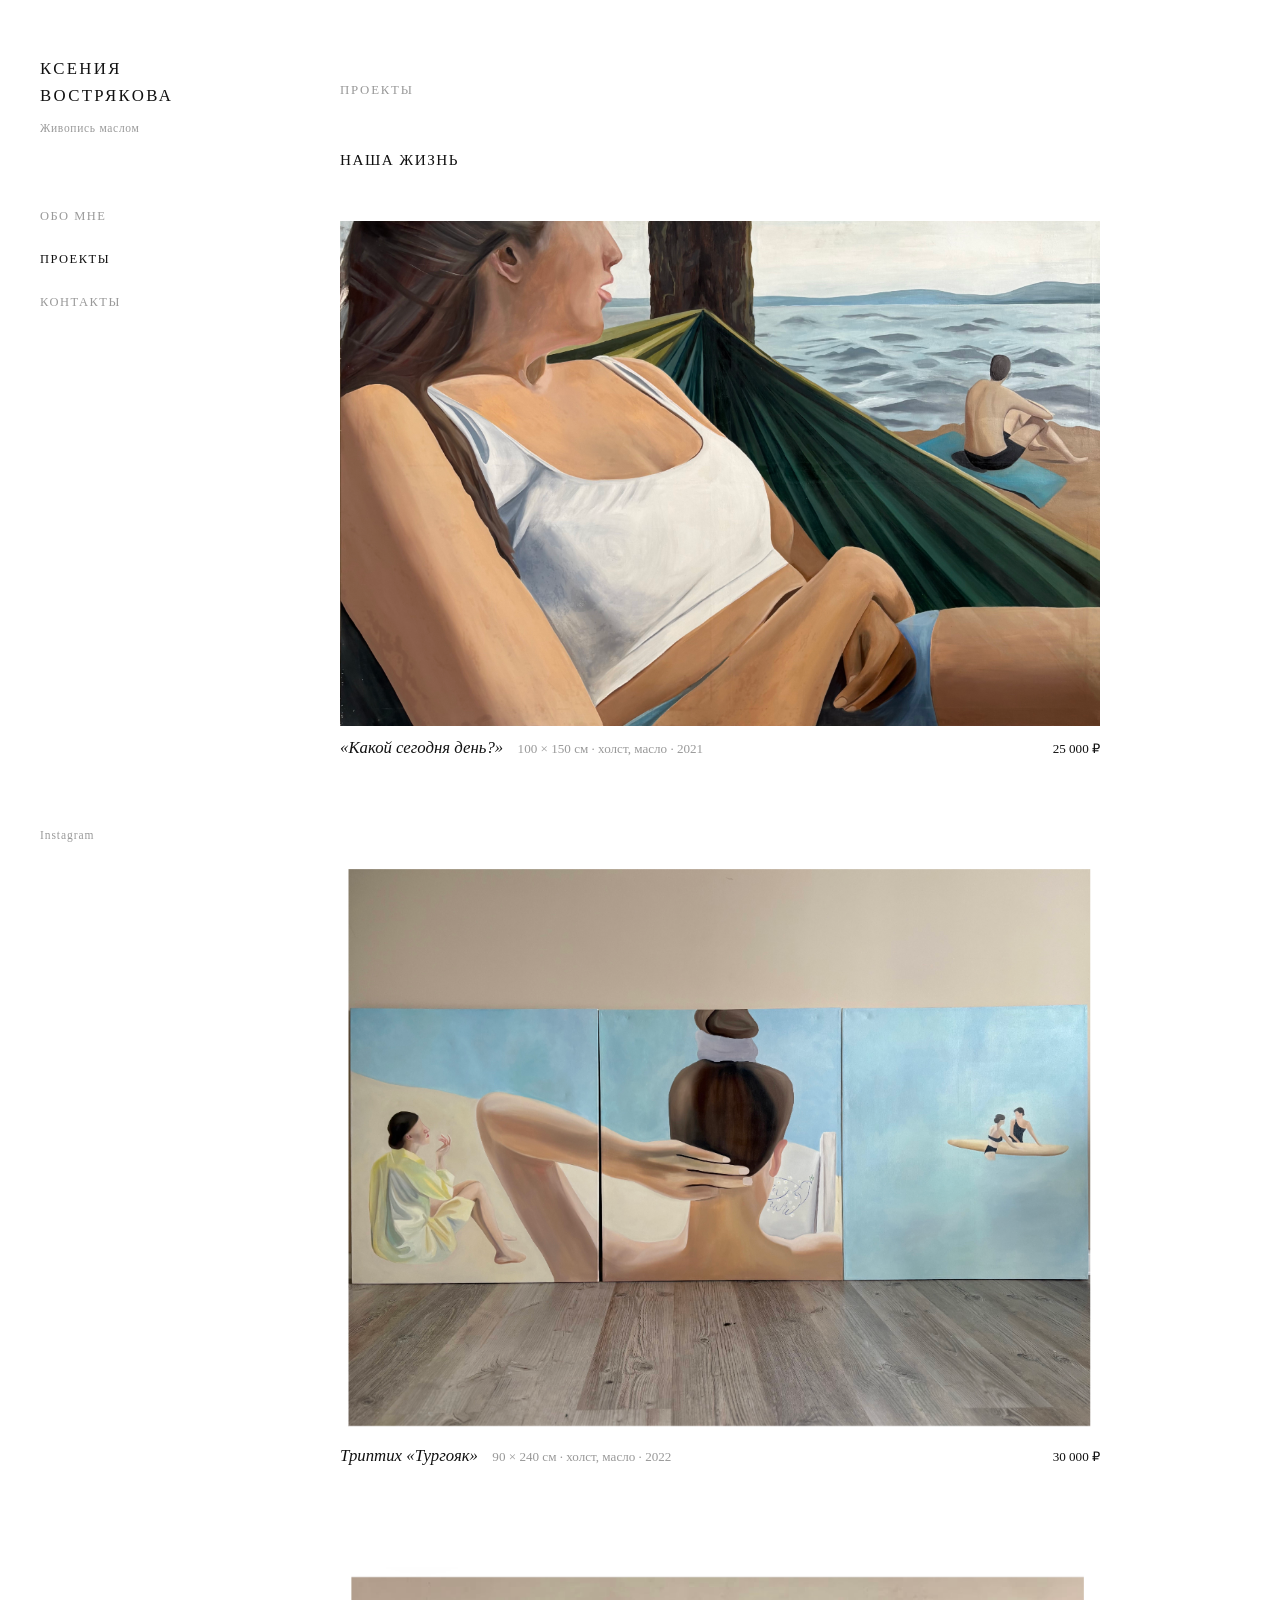
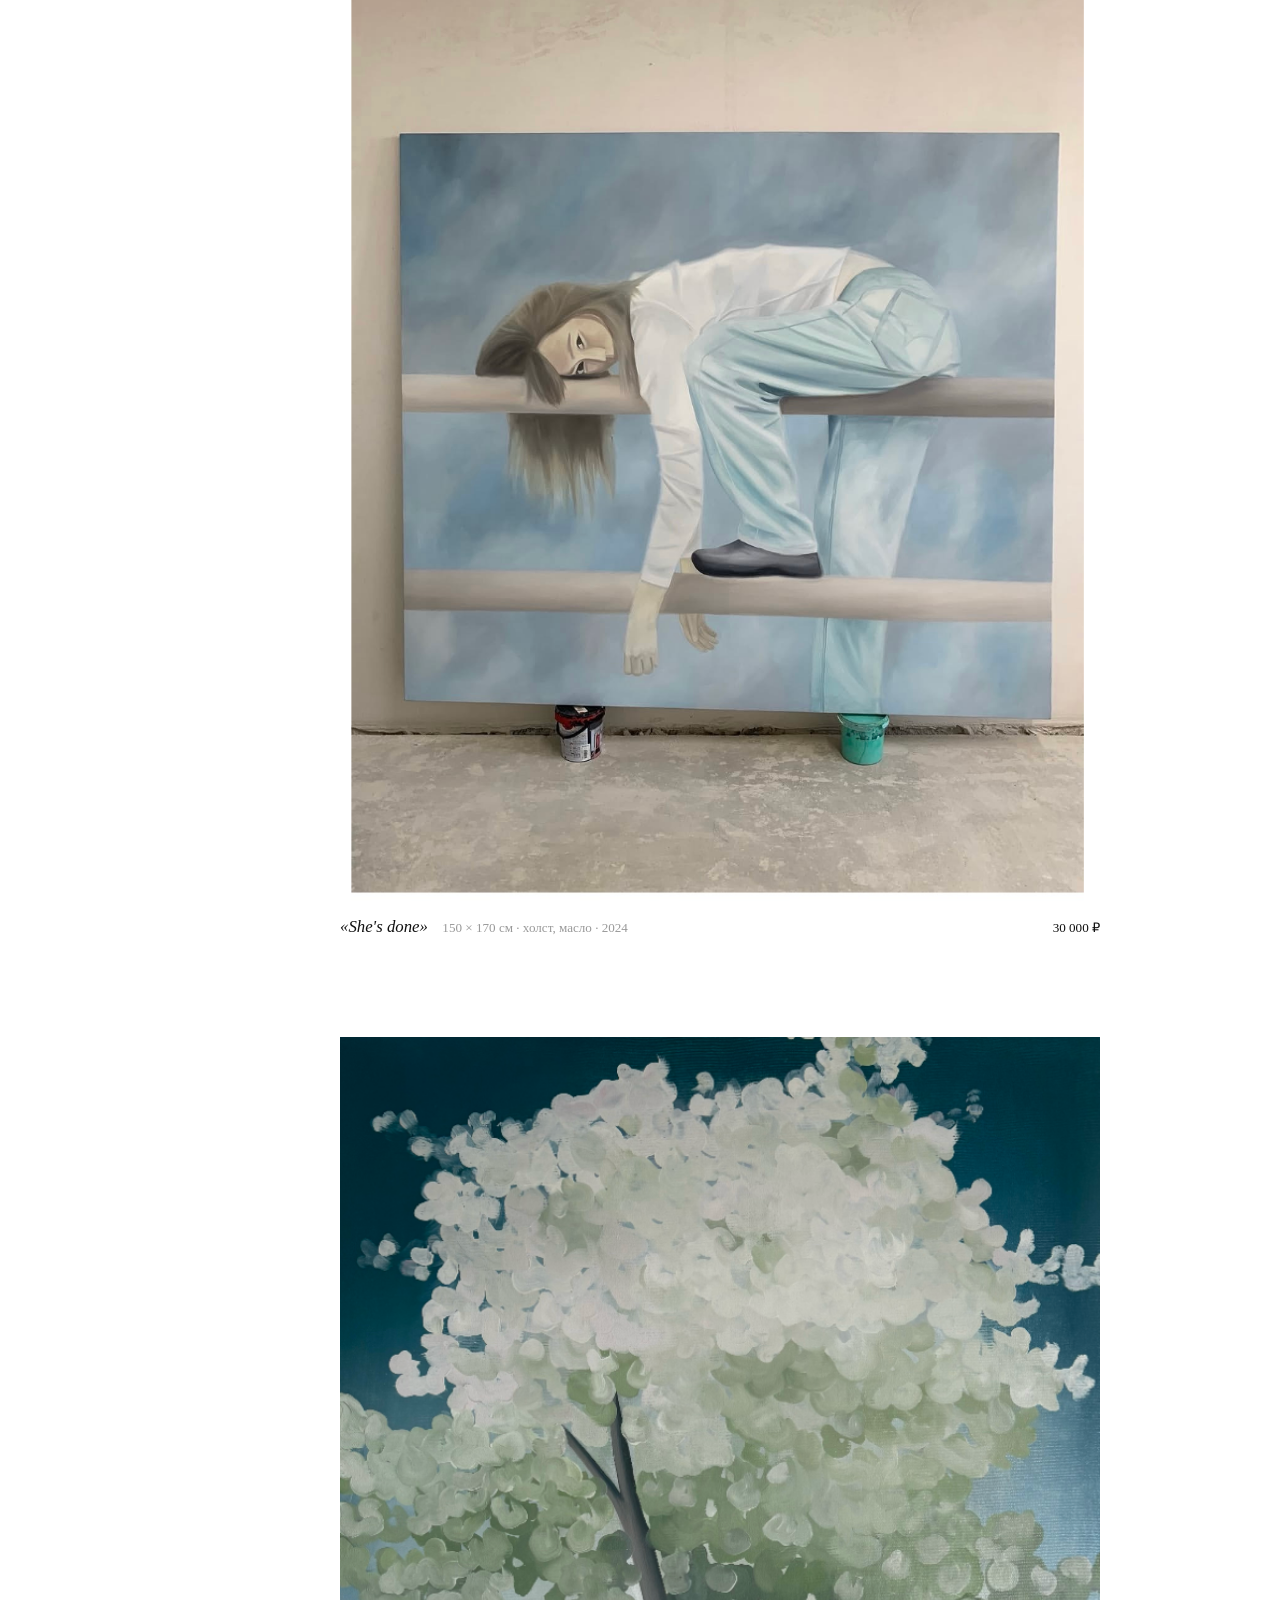
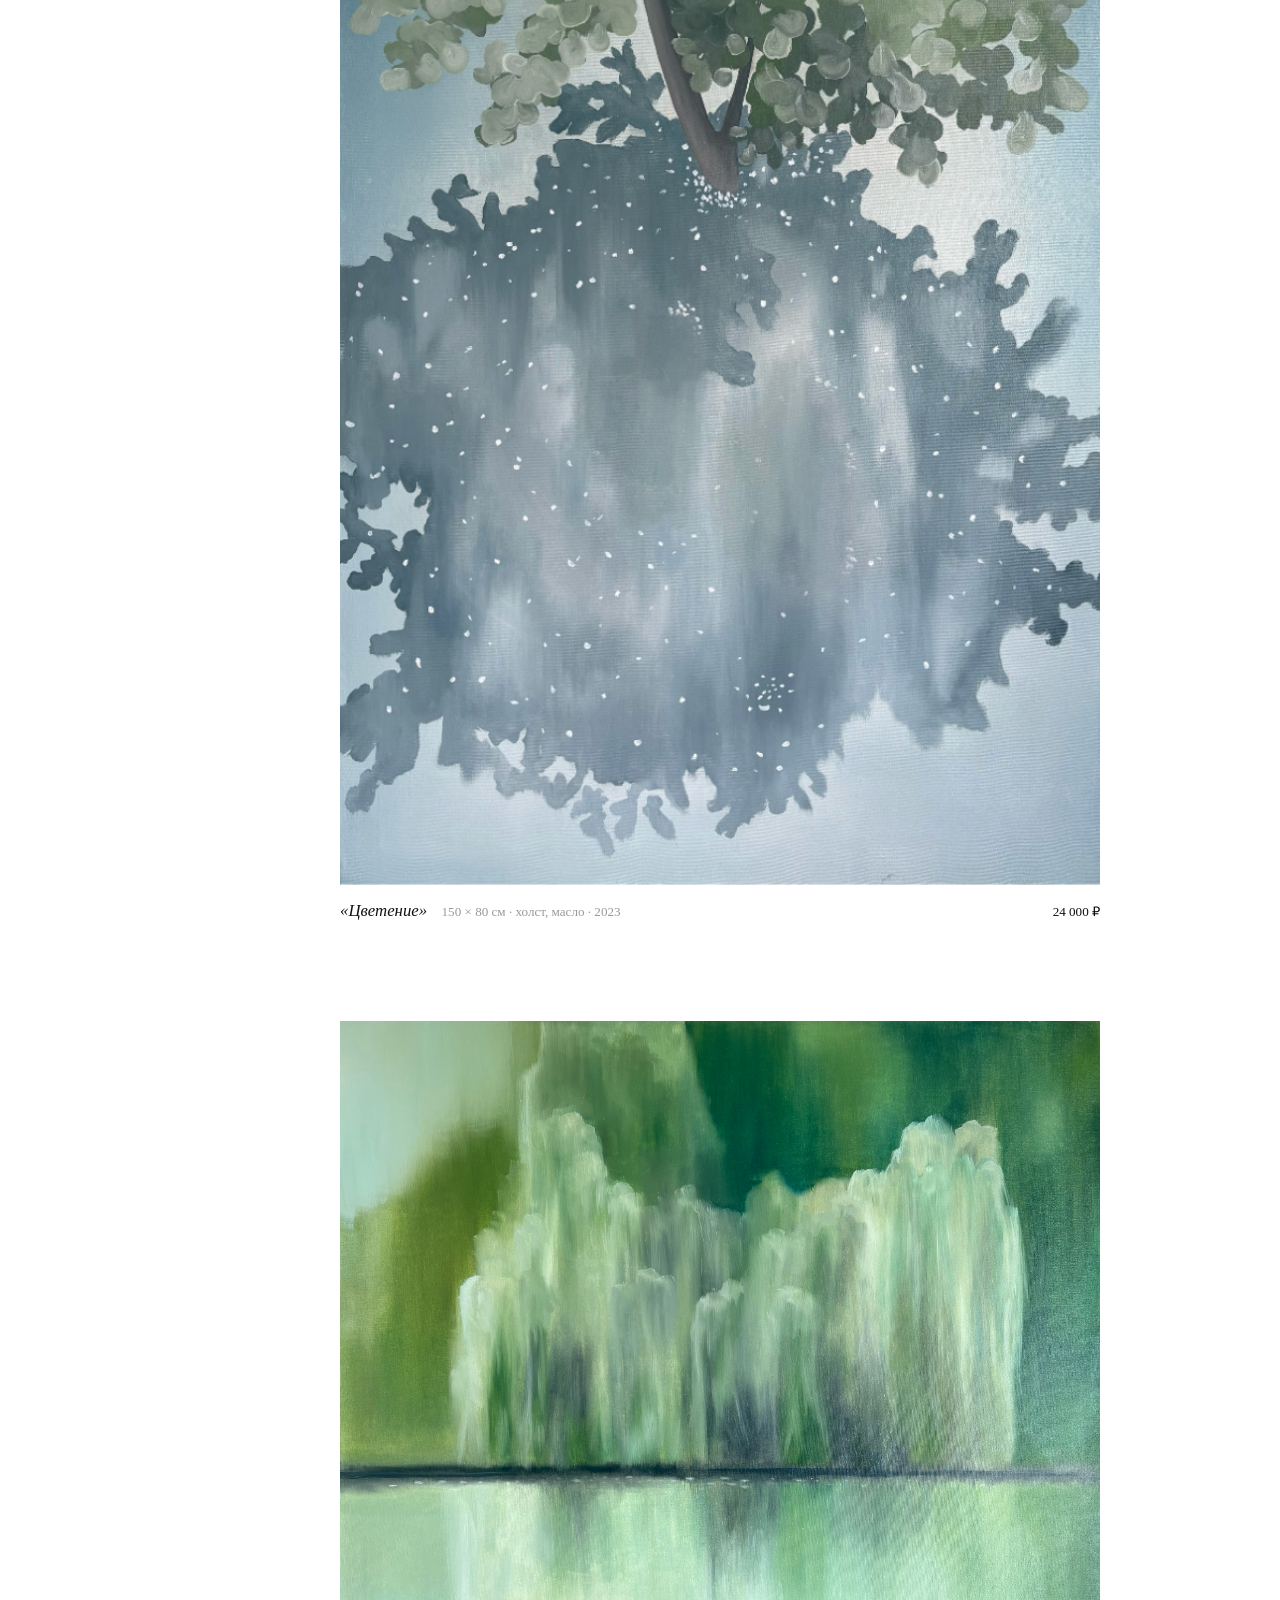
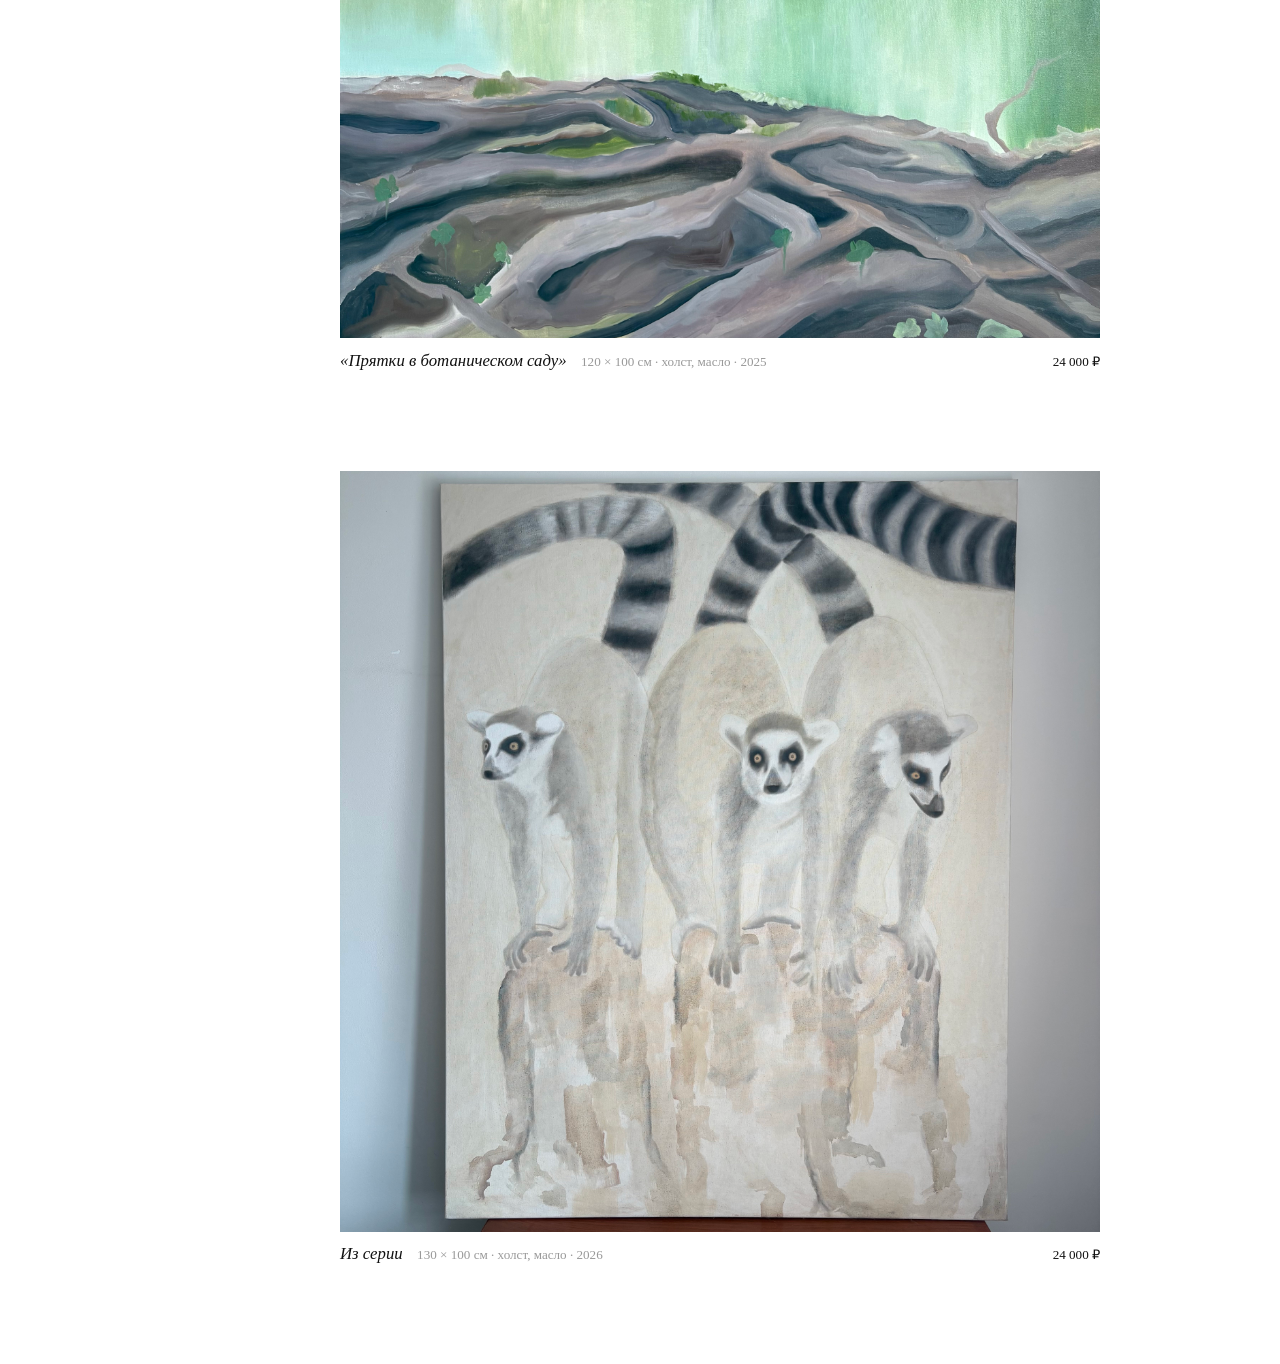
<file: gallery/projects.html>
<!DOCTYPE html>
<html lang="ru">
<head>
<meta charset="UTF-8">
<meta name="viewport" content="width=device-width, initial-scale=1.0">
<title>Проекты — Ксения Вострякова</title>
<link rel="stylesheet" href="style.css">
</head>
<body>

<aside class="sidebar">
  <div>
    <a class="brand" href="index.html">
      <span class="name">Ксения Вострякова</span>
      <span class="tagline">Живопись маслом</span>
    </a>
    <nav>
      <ul>
        <li><a href="about.html">Обо мне</a></li>
        <li><a href="projects.html" class="active">Проекты</a></li>
        <li><a href="contacts.html">Контакты</a></li>
      </ul>
    </nav>
  </div>
  <div class="social">
    <a href="https://www.instagram.com/kseniya_vostryakova" target="_blank" rel="noopener">Instagram</a>
  </div>
</aside>

<div class="content">
  <div class="page">
    <p class="page-title">Проекты</p>

    <div class="project-group">
      <h2>Наша жизнь</h2>

      <figure class="work">
        <img src="images/hammock.png" alt="«Какой сегодня день?»" loading="lazy">
        <figcaption>
          <span class="title">«Какой сегодня день?»</span>
          <span class="meta">100 × 150 см · холст, масло · 2021</span>
          <span class="price">25 000 ₽</span>
        </figcaption>
      </figure>

      <figure class="work">
        <img src="images/triptych.png" alt="Триптих «Тургояк»" loading="lazy">
        <figcaption>
          <span class="title">Триптих «Тургояк»</span>
          <span class="meta">90 × 240 см · холст, масло · 2022</span>
          <span class="price">30 000 ₽</span>
        </figcaption>
      </figure>

      <figure class="work">
        <img src="images/railing.png" alt="«She's done»" loading="lazy">
        <figcaption>
          <span class="title">«She's done»</span>
          <span class="meta">150 × 170 см · холст, масло · 2024</span>
          <span class="price">30 000 ₽</span>
        </figcaption>
      </figure>

      <figure class="work">
        <img src="images/bloom.png" alt="«Цветение»" loading="lazy">
        <figcaption>
          <span class="title">«Цветение»</span>
          <span class="meta">150 × 80 см · холст, масло · 2023</span>
          <span class="price">24 000 ₽</span>
        </figcaption>
      </figure>

      <figure class="work">
        <img src="images/hideseek.png" alt="«Прятки в ботаническом саду»" loading="lazy">
        <figcaption>
          <span class="title">«Прятки в ботаническом саду»</span>
          <span class="meta">120 × 100 см · холст, масло · 2025</span>
          <span class="price">24 000 ₽</span>
        </figcaption>
      </figure>

      <figure class="work" style="margin-bottom: 0;">
        <img src="images/lemurs.png" alt="Из серии" loading="lazy">
        <figcaption>
          <span class="title">Из серии</span>
          <span class="meta">130 × 100 см · холст, масло · 2026</span>
          <span class="price">24 000 ₽</span>
        </figcaption>
      </figure>
    </div>
  </div>
</div>

</body>
</html>
</file>
<file: style.css>
:root {
  --ink: #111111;
  --muted: #949494;
  --line: #ececec;
}

* { box-sizing: border-box; }

html, body {
  margin: 0;
  padding: 0;
  background: #ffffff;
  color: var(--ink);
}

body {
  font-family: 'Roboto Condensed', Arial, Helvetica, sans-serif;
  font-weight: 300;
  line-height: 1.65;
  -webkit-font-smoothing: antialiased;
}

a { color: inherit; }

/* ---------- Top nav ---------- */

.topbar {
  display: flex;
  align-items: center;
  justify-content: space-between;
  padding: 1.6rem 3rem;
  border-bottom: 1px solid var(--line);
}

.topbar .logo {
  text-decoration: none;
  font-weight: 500;
  font-size: 1.15rem;
  letter-spacing: 0.08em;
  text-transform: uppercase;
}

.topbar nav {
  display: flex;
  align-items: center;
  gap: 2.2rem;
}

.topbar nav a {
  text-decoration: none;
  font-weight: 300;
  font-size: 0.8rem;
  letter-spacing: 0.11em;
  text-transform: uppercase;
  color: var(--muted);
}

.topbar nav a:hover,
.topbar nav a.active {
  color: var(--ink);
}

.lang-toggle {
  display: flex;
  gap: 0.4rem;
  font-size: 0.76rem;
  letter-spacing: 0.06em;
}

.lang-toggle button {
  background: none;
  border: none;
  font-family: inherit;
  font-weight: 500;
  color: var(--muted);
  cursor: pointer;
  padding: 0.2rem;
  text-transform: uppercase;
}

.lang-toggle button.active { color: var(--ink); }

/* Language switching is handled in script.js by swapping textContent
   between the data-ru / data-en attributes — no CSS visibility toggle. */

/* ---------- Home / split hero ---------- */

.hero {
  display: grid;
  grid-template-columns: 1fr 1fr;
  min-height: calc(100vh - 78px);
}

.hero-text {
  padding: 5rem 2rem 3rem 9rem;
  display: flex;
  flex-direction: column;
  justify-content: center;
  max-width: 800px;
}

.hero-text p {
  margin: 0 0 1.4rem;
  font-size: 1.05rem;
}

.hero-text p:last-child { margin-bottom: 0; }

.hero-photo {
  overflow: hidden;
  display: flex;
  align-items: center;
  justify-content: center;
}

.hero-photo img {
  width: 69%;
  height: 69%;
  object-fit: cover;
  display: block;
}

/* ---------- Generic page ---------- */

.page {
  padding: 4rem 3rem 6rem;
}

.page-title {
  font-size: 0.78rem;
  letter-spacing: 0.14em;
  text-transform: uppercase;
  color: var(--muted);
  margin: 0 0 3rem;
}

/* ---------- About + CV ---------- */

.about {
  max-width: 680px;
}

.about .bio-facts p {
  margin: 0 0 0.3rem;
  font-size: 0.95rem;
  color: var(--muted);
}

.about .bio-facts {
  margin-bottom: 2.6rem;
  padding-bottom: 2.6rem;
  border-bottom: 1px solid var(--line);
}

.about .statement p {
  margin: 0 0 1.3rem;
  font-size: 1.05rem;
}

.cv {
  max-width: 680px;
  margin-top: 4rem;
}

.cv-section {
  margin-bottom: 2.6rem;
}

.cv-section h2 {
  font-size: 0.76rem;
  letter-spacing: 0.1em;
  text-transform: uppercase;
  font-weight: 700;
  color: var(--ink);
  margin: 0 0 0.9rem;
}

.cv-section p {
  margin: 0;
  font-size: 0.95rem;
  color: var(--muted);
  font-style: italic;
}

.cv-section ul {
  list-style: none;
  margin: 0;
  padding: 0;
}

.cv-section li {
  font-size: 0.95rem;
  color: var(--ink);
  margin-bottom: 0.5rem;
}

.cv-section li:last-child { margin-bottom: 0; }

/* ---------- Paintings grid ---------- */

.grid {
  display: grid;
  grid-template-columns: repeat(3, 1fr);
  gap: 1.6rem;
}

.grid figure {
  margin: 0;
  min-width: 0;
}

.grid-item {
  display: block;
  width: 100%;
  padding: 0;
  margin: 0;
  border: none;
  background: none;
  font: inherit;
  color: inherit;
  text-align: inherit;
  cursor: pointer;
  overflow: hidden;
}

.grid img {
  display: block;
  width: 100%;
  height: 260px;
  object-fit: contain;
  background: #ffffff;
  transition: transform 0.5s ease;
}

.grid-item:hover img {
  transform: scale(1.08);
}

.grid figcaption {
  margin-top: 0.6rem;
  font-size: 0.78rem;
}

.grid figcaption .title {
  display: block;
  text-align: left;
  font-style: italic;
  white-space: nowrap;
  overflow: hidden;
  text-overflow: ellipsis;
}

.grid figcaption .meta {
  display: block;
  margin-top: 0.15rem;
  color: var(--muted);
  text-align: left;
  overflow: hidden;
  white-space: nowrap;
}

.grid figcaption .meta-inner {
  display: inline-block;
  white-space: nowrap;
  will-change: transform;
}

/* ---------- Lightbox ---------- */

.lightbox {
  position: fixed;
  inset: 0;
  background: rgba(12, 12, 12, 0.96);
  display: flex;
  align-items: center;
  justify-content: center;
  opacity: 0;
  visibility: hidden;
  transition: opacity 0.35s ease;
  z-index: 1000;
}

.lightbox.open {
  opacity: 1;
  visibility: visible;
}

.lightbox-stage {
  width: 100%;
  height: 100%;
  overflow: auto;
  display: flex;
  align-items: center;
  justify-content: center;
  padding: 4rem;
}

.lightbox-stage img {
  max-width: 92vw;
  max-height: 88vh;
  object-fit: contain;
  cursor: zoom-in;
  transition: transform 0.4s ease;
  transform: scale(1);
  transform-origin: center center;
  opacity: 0;
}

.lightbox.open .lightbox-stage img {
  opacity: 1;
  transition: transform 0.4s ease, opacity 0.4s ease 0.05s;
}

.lightbox-stage img.zoomed {
  cursor: zoom-out;
  transform: scale(1.9);
}

.lightbox-close {
  position: fixed;
  top: 1.6rem;
  right: 2rem;
  background: none;
  border: none;
  color: #f5f5f5;
  font-size: 1.8rem;
  line-height: 1;
  cursor: pointer;
  z-index: 1001;
  opacity: 0.8;
  transition: opacity 0.2s ease;
}

.lightbox-close:hover { opacity: 1; }

.lightbox-zoom {
  position: fixed;
  bottom: 1.8rem;
  right: 2rem;
  display: flex;
  gap: 0.6rem;
  z-index: 1001;
}

.lightbox-zoom button {
  width: 40px;
  height: 40px;
  border-radius: 50%;
  border: 1px solid rgba(245, 245, 245, 0.35);
  background: rgba(255, 255, 255, 0.06);
  color: #f5f5f5;
  cursor: pointer;
  display: flex;
  align-items: center;
  justify-content: center;
  transition: background 0.2s ease, opacity 0.2s ease;
}

.lightbox-zoom button:hover { background: rgba(255, 255, 255, 0.16); }

.lightbox-zoom button:disabled,
.lightbox-zoom button.disabled {
  opacity: 0.25;
  cursor: default;
  pointer-events: none;
}

.lightbox-zoom svg {
  width: 18px;
  height: 18px;
}

/* ---------- Contacts ---------- */

.contacts {
  max-width: 480px;
}

.contacts p {
  margin: 0 0 1.4rem;
  font-size: 1rem;
}

.contacts .links {
  margin-top: 0;
  display: flex;
  flex-direction: column;
  gap: 1.1rem;
  align-items: flex-start;
}

.contacts .links a {
  display: inline-flex;
  align-items: center;
  gap: 0.55rem;
  text-decoration: none;
  font-size: 0.95rem;
  color: var(--ink);
}

.contacts .links a:hover { color: var(--muted); }

.contacts .links svg {
  width: 17px;
  height: 17px;
  flex: none;
}

/* ---------- Responsive ---------- */

@media (max-width: 860px) {
  .topbar { padding: 1.2rem 1.5rem; flex-wrap: wrap; gap: 0.8rem; }

  .topbar .logo { order: 1; }
  .lang-toggle { order: 2; }

  .topbar nav {
    order: 3;
    gap: 1rem;
    flex-wrap: nowrap;
    width: 100%;
    overflow-x: auto;
    -webkit-overflow-scrolling: touch;
    scrollbar-width: none;
  }

  .topbar nav::-webkit-scrollbar { display: none; }

  .topbar nav a {
    flex: none;
    white-space: nowrap;
    font-size: 0.68rem;
    letter-spacing: 0.08em;
  }

  .hero { grid-template-columns: 1fr; }
  .hero-text { padding: 2.5rem 1.5rem; max-width: none; }
  .hero-photo { padding: 1.5rem 0 2.5rem; }
  .hero-photo img { width: 60%; height: 40vh; }

  .page { padding: 2.5rem 1.5rem 4rem; }

  .grid { grid-template-columns: repeat(2, 1fr); gap: 1rem; }
  .grid img { height: 200px; }

  .lightbox-stage { padding: 1.5rem; }
  .lightbox-close { top: 1rem; right: 1.2rem; }
  .lightbox-zoom { bottom: 1.2rem; right: 1.2rem; }
}

@media (max-width: 480px) {
  .grid { grid-template-columns: 1fr; }
}
</file>
<file: gallery/style.css>
:root {
  --ink: #111111;
  --muted: #999999;
  --sidebar-w: 260px;
}

* { box-sizing: border-box; }

html, body {
  margin: 0;
  padding: 0;
  background: #ffffff;
  color: var(--ink);
}

body {
  font-family: Georgia, "Times New Roman", serif;
  font-weight: 400;
  line-height: 1.6;
  -webkit-font-smoothing: antialiased;
}

a { color: inherit; }

/* ---------- Sidebar ---------- */

.sidebar {
  position: fixed;
  top: 0;
  left: 0;
  width: var(--sidebar-w);
  height: 100vh;
  padding: 3.5rem 2.5rem;
  display: flex;
  flex-direction: column;
  justify-content: space-between;
}

.sidebar .brand {
  text-decoration: none;
}

.sidebar .brand .name {
  display: block;
  font-size: 1.05rem;
  letter-spacing: 0.14em;
  text-transform: uppercase;
}

.sidebar .brand .tagline {
  display: block;
  margin-top: 0.6rem;
  font-size: 0.72rem;
  letter-spacing: 0.06em;
  color: var(--muted);
}

.sidebar nav {
  margin-top: 4rem;
}

.sidebar nav ul {
  list-style: none;
  margin: 0;
  padding: 0;
}

.sidebar nav li + li { margin-top: 1.1rem; }

.sidebar nav a {
  text-decoration: none;
  font-size: 0.78rem;
  letter-spacing: 0.12em;
  text-transform: uppercase;
  color: var(--muted);
}

.sidebar nav a:hover,
.sidebar nav a.active {
  color: var(--ink);
}

.sidebar .social {
  font-size: 0.72rem;
  letter-spacing: 0.08em;
}

.sidebar .social a {
  text-decoration: none;
  color: var(--muted);
  border-bottom: 1px solid transparent;
}

.sidebar .social a:hover {
  color: var(--ink);
  border-bottom-color: var(--ink);
}

.variant-switcher {
  display: flex;
  flex-direction: column;
  gap: 0.5rem;
  margin-bottom: 1.4rem;
  padding-bottom: 1.4rem;
  border-bottom: 1px solid #ececec;
}

.variant-switcher a {
  text-decoration: none;
  color: var(--muted);
  font-size: 0.72rem;
  letter-spacing: 0.08em;
  text-transform: uppercase;
}

.variant-switcher a:hover,
.variant-switcher a.active {
  color: var(--ink);
}

/* ---------- Main content shell ---------- */

.content {
  margin-left: var(--sidebar-w);
  min-height: 100vh;
}

/* ---------- Carousel (home) ---------- */

.carousel {
  position: relative;
  height: 100vh;
  overflow: hidden;
  background: #fff;
}

.carousel-track {
  height: 100%;
  display: flex;
  transition: transform 0.6s ease;
}

.carousel-slide {
  flex: 0 0 100%;
  height: 100%;
  display: flex;
  align-items: center;
  justify-content: center;
  padding: 4rem;
}

.carousel-slide img {
  max-width: 100%;
  max-height: 100%;
  object-fit: contain;
}

.carousel-arrow {
  position: absolute;
  top: 50%;
  transform: translateY(-50%);
  background: none;
  border: none;
  font-family: inherit;
  font-size: 1.6rem;
  color: var(--ink);
  cursor: pointer;
  padding: 1rem;
  line-height: 1;
}

.carousel-arrow.prev { left: 0.5rem; }
.carousel-arrow.next { right: 0.5rem; }

.carousel-dots {
  position: absolute;
  bottom: 2rem;
  left: 50%;
  transform: translateX(-50%);
  display: flex;
  gap: 0.7rem;
}

.carousel-dots button {
  width: 6px;
  height: 6px;
  border-radius: 50%;
  border: 1px solid var(--ink);
  background: transparent;
  padding: 0;
  cursor: pointer;
}

.carousel-dots button.active {
  background: var(--ink);
}

/* ---------- Generic page header ---------- */

.page {
  padding: 5rem 5rem 6rem;
}

.page-title {
  font-size: 0.8rem;
  letter-spacing: 0.14em;
  text-transform: uppercase;
  color: var(--muted);
  margin: 0 0 3rem;
}

/* ---------- About ---------- */

.about {
  max-width: 620px;
}

.about .bio-facts {
  font-size: 0.92rem;
  color: var(--muted);
  margin: 0 0 3rem;
  padding-bottom: 3rem;
  border-bottom: 1px solid #ececec;
}

.about .statement p {
  margin: 0 0 1.4rem;
  font-size: 1.08rem;
}

.about .statement p:last-child { margin-bottom: 0; }

/* ---------- Projects ---------- */

.project-group {
  max-width: 760px;
}

.project-group h2 {
  font-size: 0.95rem;
  letter-spacing: 0.1em;
  text-transform: uppercase;
  font-weight: 400;
  margin: 0 0 3rem;
}

.work {
  margin: 0 0 6rem;
}

.work img {
  display: block;
  width: 100%;
  height: auto;
}

.work figcaption {
  display: flex;
  flex-wrap: wrap;
  align-items: baseline;
  gap: 0.4rem 0.9rem;
  margin-top: 0.6rem;
}

.work .title {
  font-style: italic;
  font-size: 1.05rem;
}

.work .meta {
  color: var(--muted);
  font-size: 0.82rem;
}

.work .price {
  margin-left: auto;
  font-size: 0.82rem;
}

/* ---------- Contacts ---------- */

.contacts {
  display: flex;
  gap: 3rem;
  align-items: center;
  flex-wrap: wrap;
}

.contact-card { text-align: center; }

.contact-card img {
  width: 140px;
  height: 140px;
  border-radius: 50%;
  object-fit: cover;
  filter: grayscale(100%);
  display: block;
  margin: 0 auto 1.2rem;
}

.contact-card .name {
  font-size: 0.8rem;
  letter-spacing: 0.08em;
  text-transform: uppercase;
  margin-bottom: 0.5rem;
}

.contact-card a {
  font-size: 0.85rem;
  text-decoration: none;
  color: var(--muted);
  border-bottom: 1px solid transparent;
}

.contact-card a:hover {
  color: var(--ink);
  border-bottom-color: var(--ink);
}

/* ---------- Responsive ---------- */

@media (max-width: 860px) {
  :root { --sidebar-w: 0px; }

  .sidebar {
    position: static;
    width: 100%;
    height: auto;
    flex-direction: row;
    align-items: center;
    justify-content: space-between;
    padding: 1.5rem 1.5rem;
  }

  .sidebar nav { margin-top: 0; }
  .sidebar nav ul { display: flex; gap: 1.4rem; }
  .sidebar nav li + li { margin-top: 0; }
  .sidebar .social { display: none; }

  .content { margin-left: 0; }

  .carousel { height: 70vh; }
  .carousel-slide { padding: 1.5rem; }

  .page { padding: 3rem 1.5rem 4rem; }
}
</file>
<file: scroll/style.css>
:root {
  --ink: #1a1a1a;
  --muted: #8a8a8a;
  --rule: #ebebeb;
}

* { box-sizing: border-box; }

html, body {
  margin: 0;
  padding: 0;
  background: #ffffff;
  color: var(--ink);
}

body {
  font-family: -apple-system, BlinkMacSystemFont, "Segoe UI", Helvetica, Arial, sans-serif;
  font-weight: 300;
  line-height: 1.6;
  -webkit-font-smoothing: antialiased;
}

.variant-switcher {
  display: flex;
  justify-content: center;
  gap: 1.6rem;
  padding: 1.2rem 1.5rem;
  border-bottom: 1px solid var(--rule);
}

.variant-switcher a {
  text-decoration: none;
  color: var(--muted);
  font-size: 0.72rem;
  letter-spacing: 0.1em;
  text-transform: uppercase;
}

.variant-switcher a:hover,
.variant-switcher a.active {
  color: var(--ink);
}

.hero {
  text-align: center;
  padding: 5rem 1.5rem 4rem;
}

.hero h1 {
  font-family: Georgia, "Times New Roman", serif;
  font-weight: 400;
  font-size: clamp(2rem, 6vw, 3.4rem);
  letter-spacing: 0.03em;
  margin: 0 0 0.75rem;
}

.tagline {
  margin: 0;
  color: var(--muted);
  font-size: 0.95rem;
  letter-spacing: 0.04em;
  text-transform: uppercase;
}

.intro {
  max-width: 760px;
  margin: 0 auto;
  padding: 0 1.5rem 6rem;
  display: flex;
  flex-direction: column;
  align-items: center;
  gap: 2.5rem;
}

.portrait {
  width: 180px;
  height: 180px;
  object-fit: cover;
  border-radius: 50%;
}

.bio {
  max-width: 620px;
}

.bio p {
  margin: 0 0 1.25rem;
  font-size: 1.02rem;
  color: #333;
}

.bio p:last-child { margin-bottom: 0; }

.gallery {
  max-width: 820px;
  margin: 0 auto;
  padding: 0 1.5rem;
}

.work {
  margin: 0 0 9rem;
  opacity: 0;
  transform: translateY(24px);
  transition: opacity 0.8s ease, transform 0.8s ease;
}

.work.visible {
  opacity: 1;
  transform: translateY(0);
}

.work img {
  display: block;
  width: 100%;
  height: auto;
}

.work figcaption {
  display: flex;
  flex-wrap: wrap;
  align-items: baseline;
  gap: 0.4rem 0.9rem;
  margin-top: 0.6rem;
}

.work .title {
  font-family: Georgia, "Times New Roman", serif;
  font-style: italic;
  font-size: 1.15rem;
}

.work .meta {
  color: var(--muted);
  font-size: 0.85rem;
}

.work .price {
  margin-left: auto;
  font-size: 0.85rem;
  color: var(--ink);
}

footer {
  text-align: center;
  padding: 4rem 1.5rem 6rem;
  color: var(--muted);
  font-size: 0.85rem;
}

footer p { margin: 0 0 0.6rem; }
footer p:last-child { margin-bottom: 0; }

footer a {
  color: var(--ink);
  text-decoration: none;
  border-bottom: 1px solid var(--rule);
}

footer a:hover {
  border-bottom-color: var(--ink);
}

@media (max-width: 640px) {
  .hero { padding: 5rem 1.25rem 3rem; }
  .intro { padding-bottom: 4rem; }
  .work { margin-bottom: 6rem; }
  .work .price { margin-left: 0; }
}

@media (prefers-reduced-motion: reduce) {
  .work {
    opacity: 1;
    transform: none;
    transition: none;
  }
}
</file>
